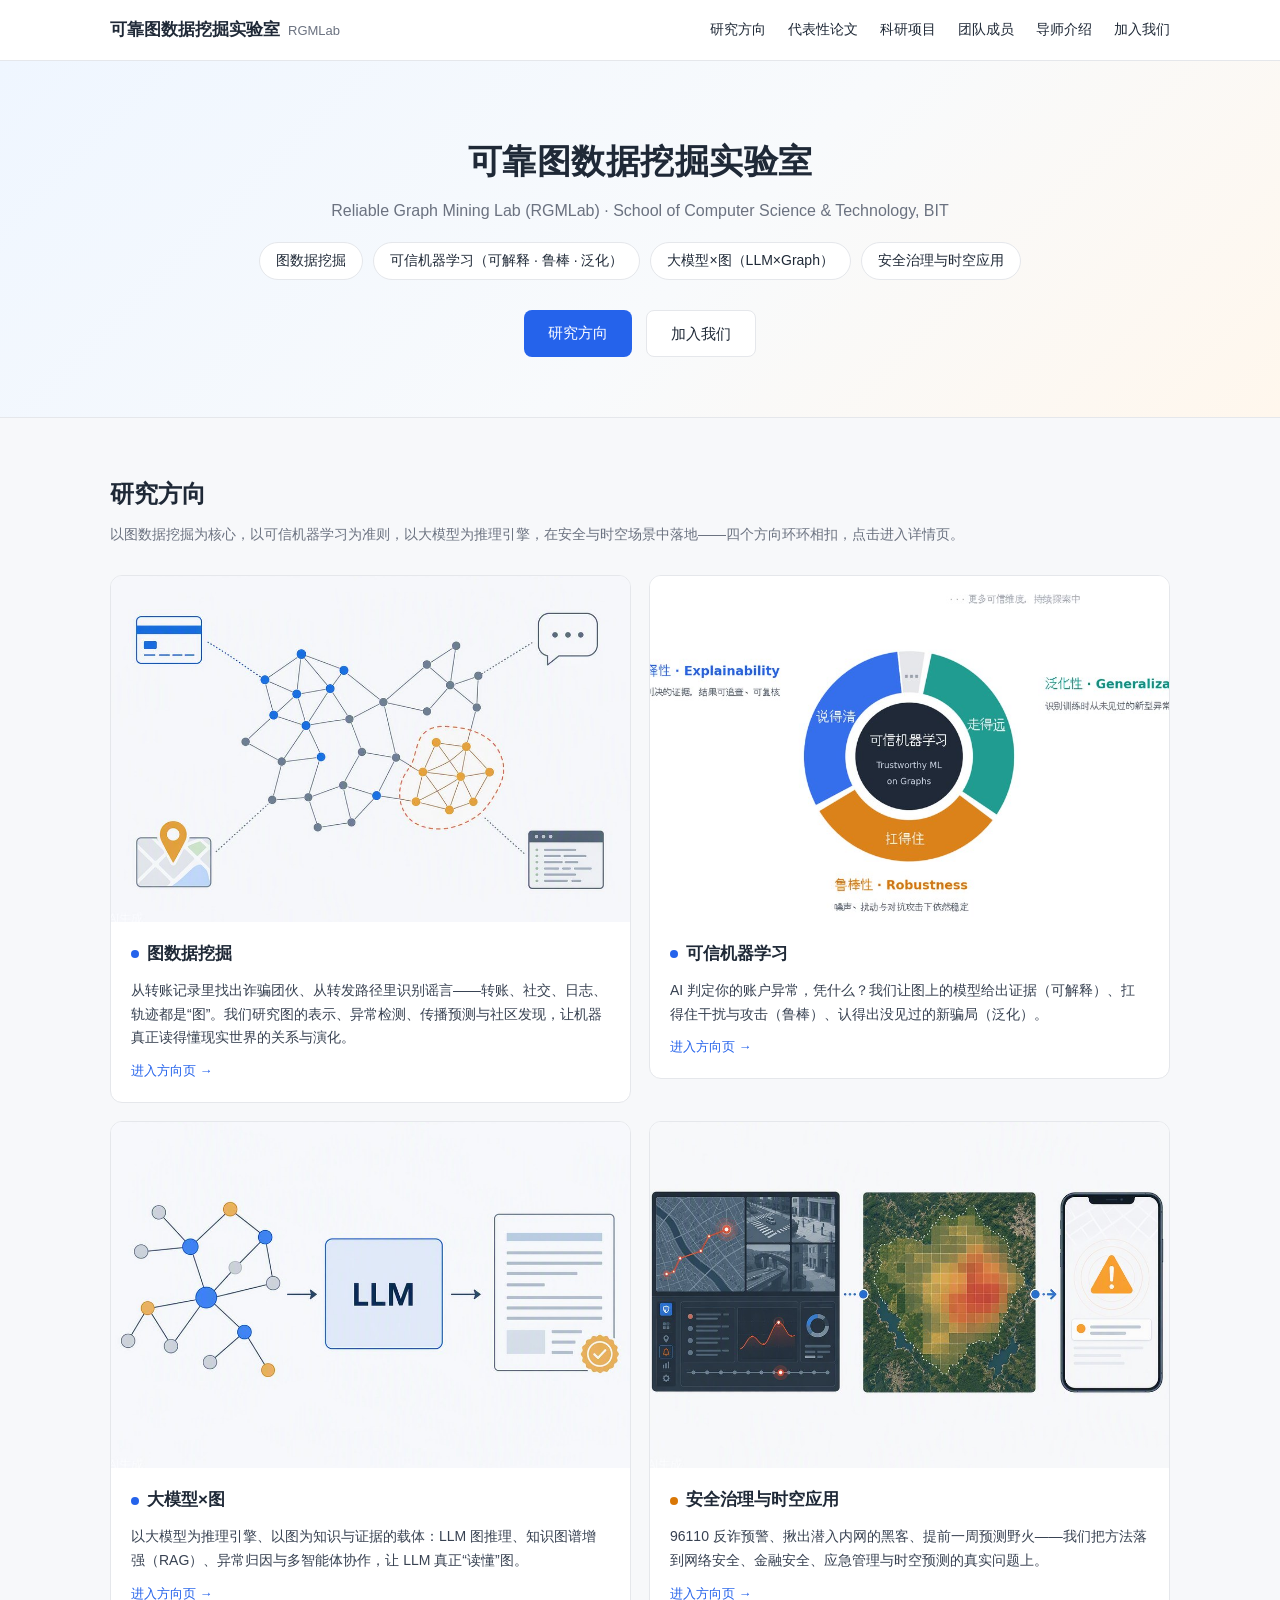
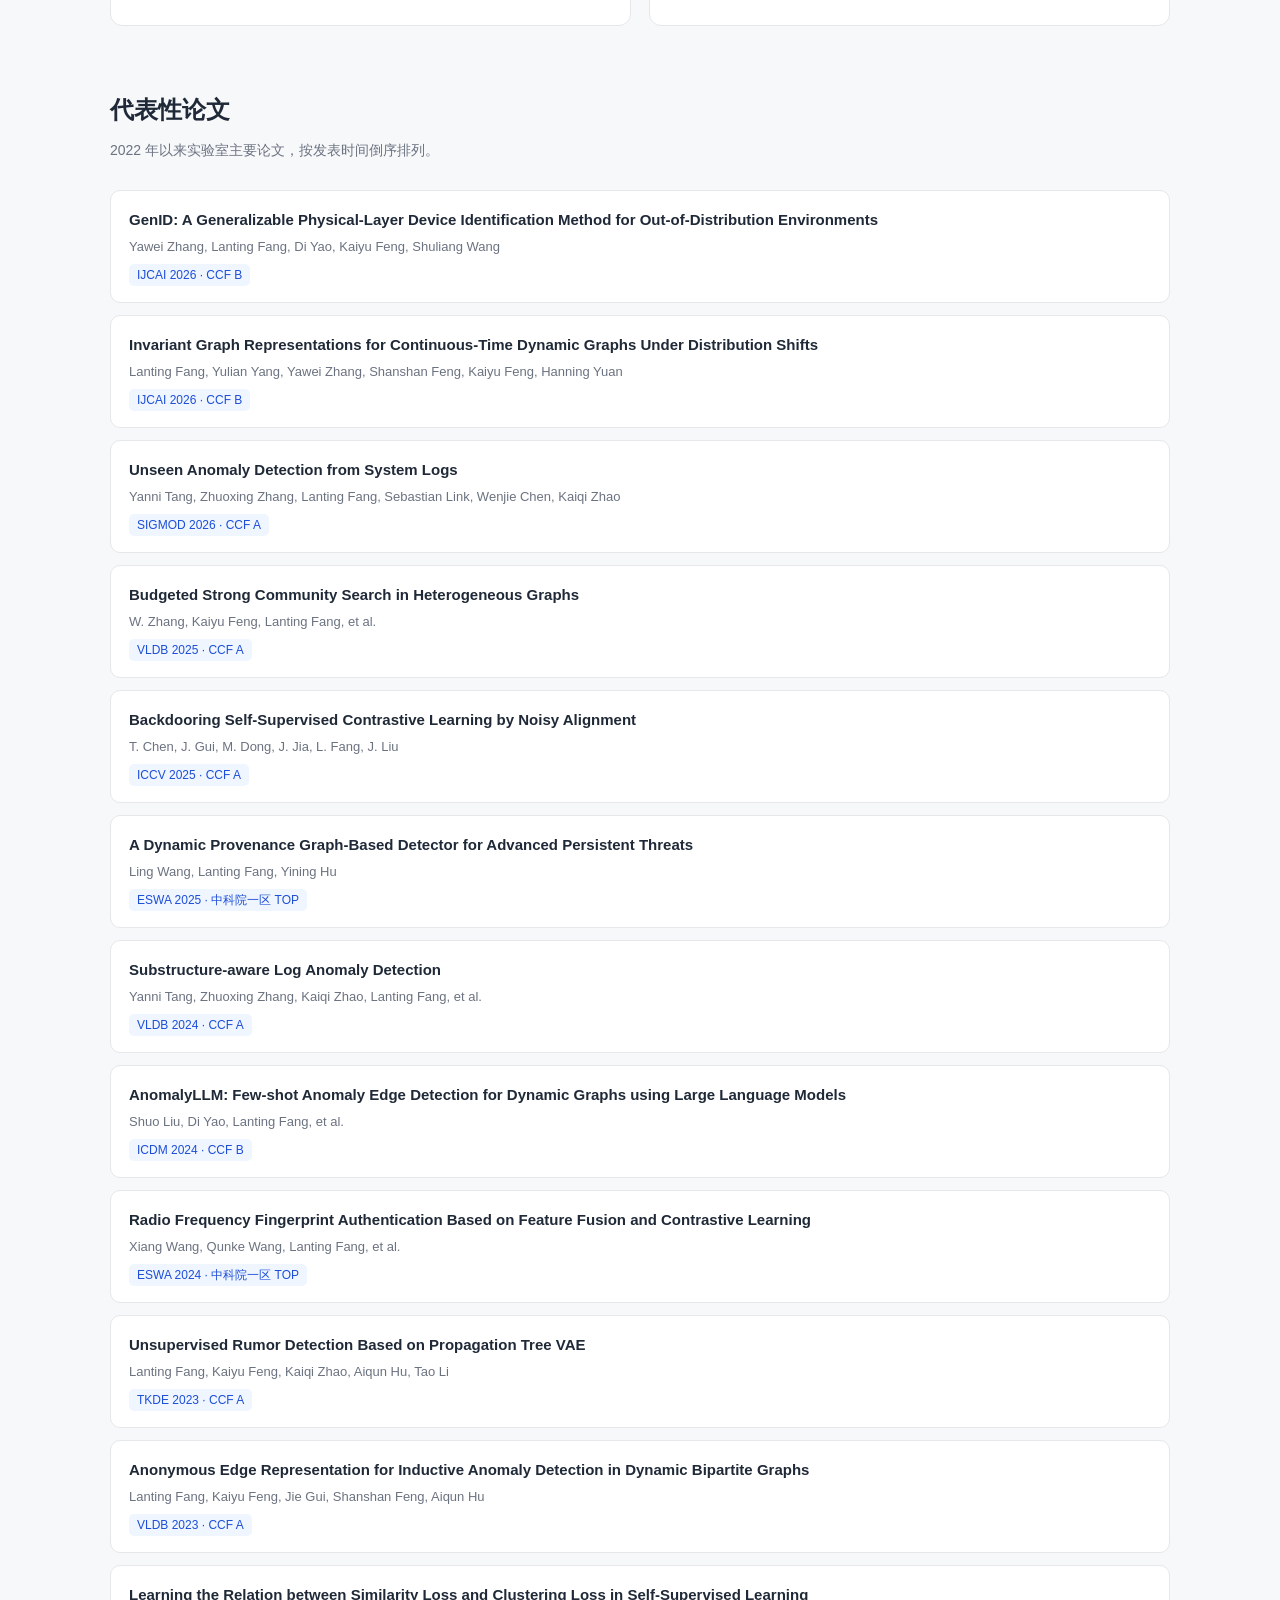
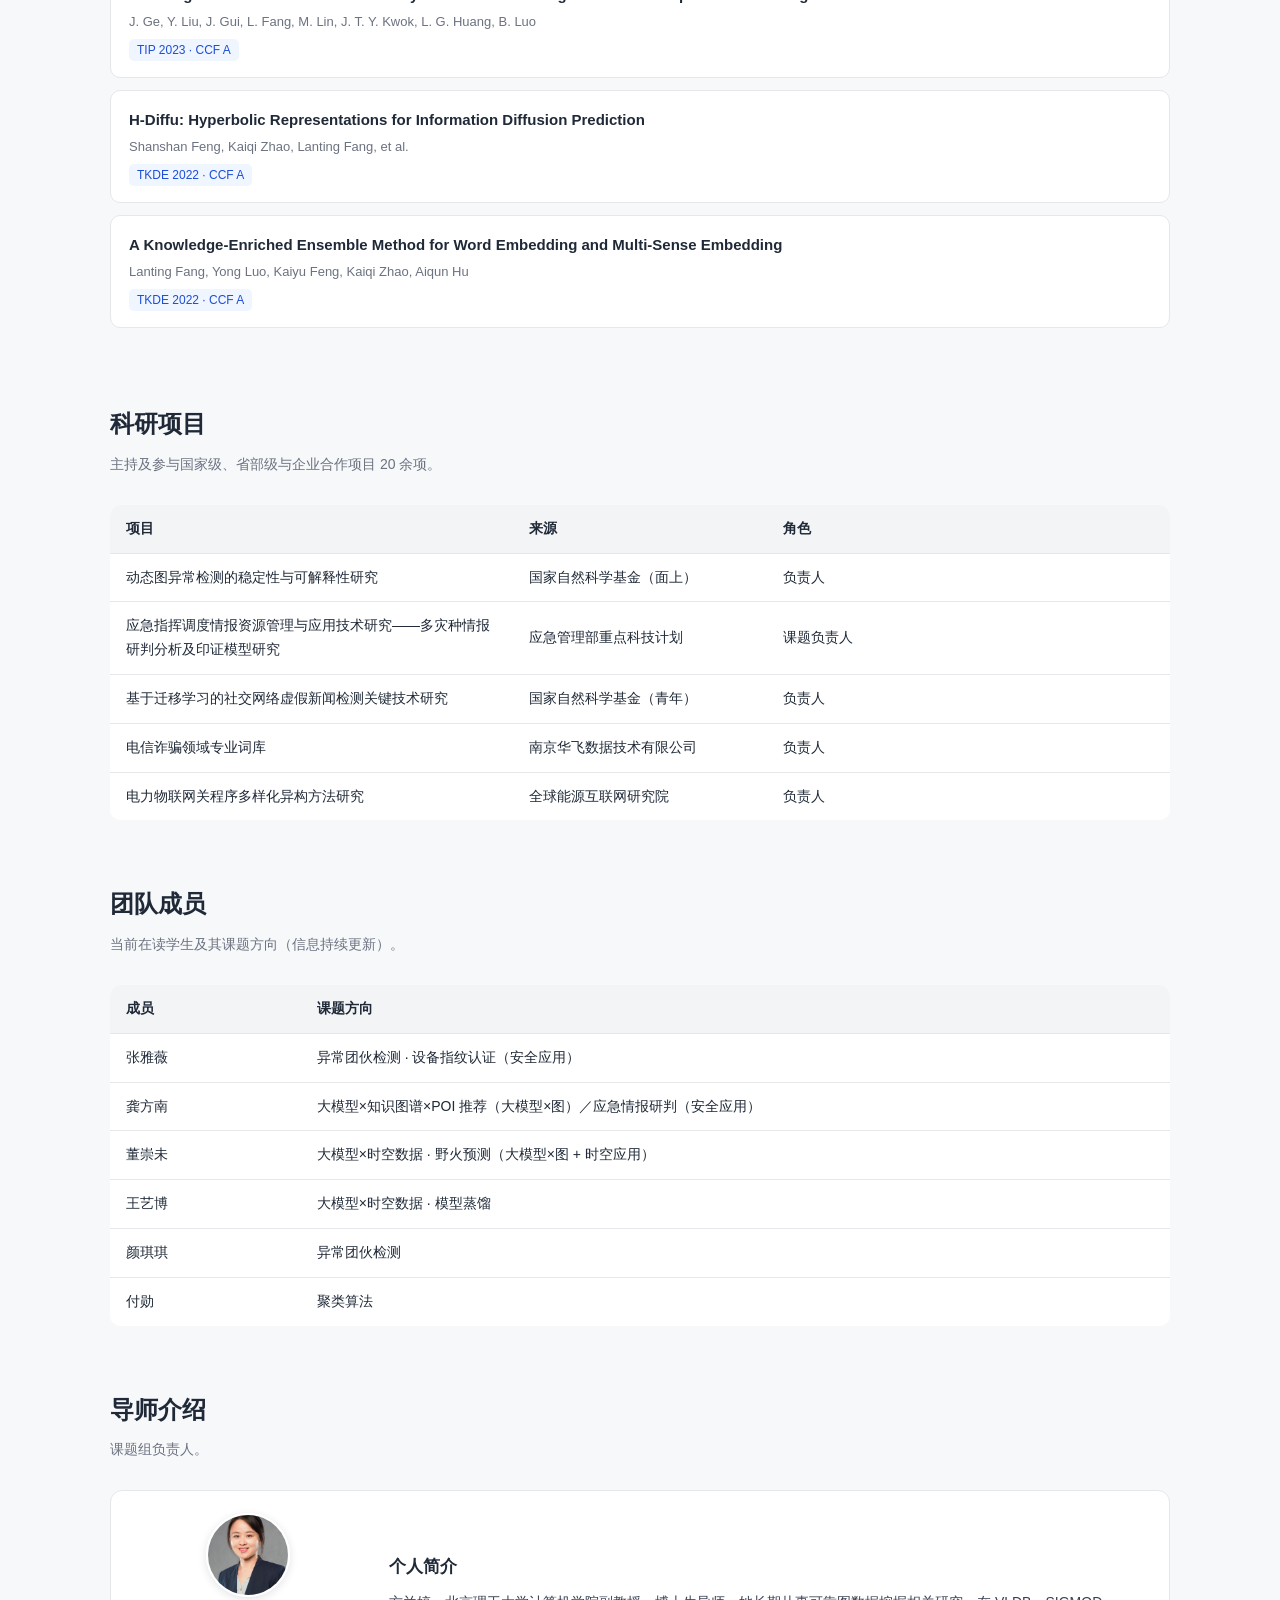
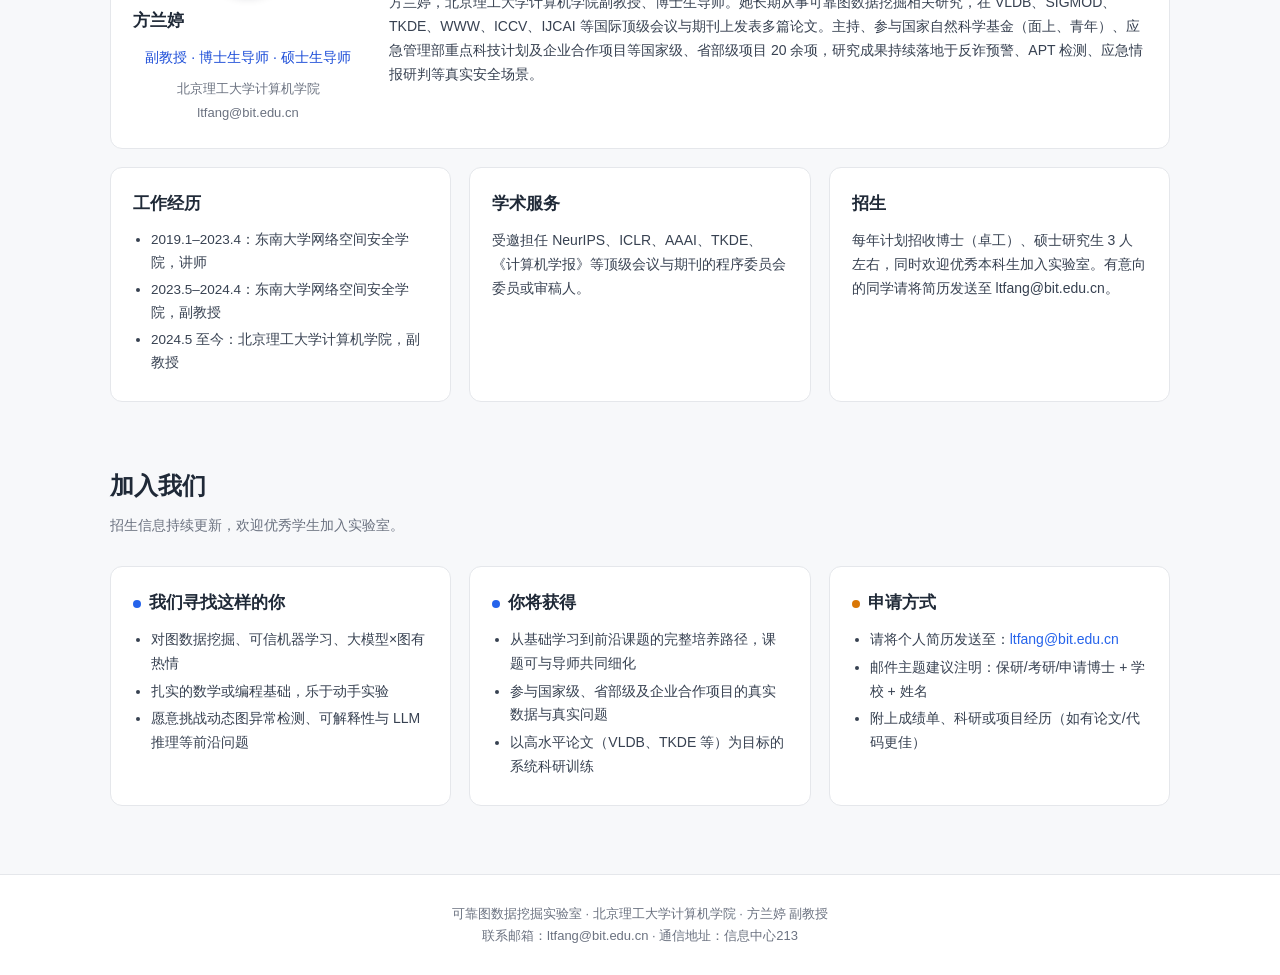
<file: index.html>
<!DOCTYPE html>
<html lang="zh-CN">
<head>
<meta charset="UTF-8">
<meta name="viewport" content="width=device-width, initial-scale=1.0">
<title>可靠图数据挖掘实验室 · Reliable Graph Mining Lab</title>
<style>
  :root {
    --bg: #f7f8fa;
    --card: #ffffff;
    --ink: #1f2937;
    --muted: #6b7280;
    --line: #e5e7eb;
    --accent: #2563eb;
    --accent-dark: #1d4ed8;
    --accent-soft: #eff6ff;
    --gold: #d97706;
  }
  * { margin: 0; padding: 0; box-sizing: border-box; }
  html { scroll-behavior: smooth; }
  body {
    font-family: -apple-system, BlinkMacSystemFont, "Segoe UI", "PingFang SC",
      "Hiragino Sans GB", "Microsoft YaHei", "Noto Sans SC", sans-serif;
    color: var(--ink);
    background: var(--bg);
    line-height: 1.7;
  }
  a { color: var(--accent); text-decoration: none; }
  a:hover { text-decoration: underline; }

  /* ---------- 顶部导航 ---------- */
  header.nav {
    position: sticky; top: 0; z-index: 50;
    background: rgba(255,255,255,.92);
    backdrop-filter: blur(8px);
    border-bottom: 1px solid var(--line);
  }
  .nav-inner {
    max-width: 1100px; margin: 0 auto; padding: 0 20px;
    display: flex; align-items: center; justify-content: space-between;
    height: 60px;
  }
  .brand { font-weight: 700; font-size: 17px; color: var(--ink); }
  .brand small { font-weight: 400; color: var(--muted); margin-left: 8px; font-size: 13px; }
  nav.links { display: flex; gap: 22px; align-items: center; }
  nav.links a { color: var(--ink); font-size: 14px; }
  nav.links a:hover { color: var(--accent); text-decoration: none; }
  .menu-btn { display: none; background: none; border: 1px solid var(--line); border-radius: 6px; padding: 4px 10px; cursor: pointer; font-size: 18px; }

  /* ---------- Hero ---------- */
  section.hero {
    background: linear-gradient(135deg, #eff6ff 0%, #f8fafc 55%, #fff7ed 100%);
    border-bottom: 1px solid var(--line);
  }
  .hero-inner {
    max-width: 1100px; margin: 0 auto; padding: 72px 20px 60px;
    text-align: center;
  }
  .hero .lab-name { font-size: 34px; font-weight: 800; letter-spacing: .5px; }
  .hero .lab-name-en { color: var(--muted); margin-top: 6px; font-size: 16px; }
  .hero .slogan {
    margin: 26px auto 14px; max-width: 720px;
    font-size: 21px; font-weight: 600; color: var(--ink);
  }
  .hero .slogan em { color: var(--accent); font-style: normal; }
  .hero .tags { margin-top: 18px; display: flex; flex-wrap: wrap; gap: 10px; justify-content: center; }
  .tag {
    background: #fff; border: 1px solid var(--line); border-radius: 999px;
    padding: 6px 16px; font-size: 14px; color: var(--ink);
  }
  .hero .cta { margin-top: 30px; display: flex; gap: 14px; justify-content: center; flex-wrap: wrap; }
  .btn {
    display: inline-block; padding: 10px 24px; border-radius: 8px;
    font-size: 15px; transition: .15s;
  }
  .btn.primary { background: var(--accent); color: #fff; }
  .btn.primary:hover { background: var(--accent-dark); text-decoration: none; }
  .btn.ghost { border: 1px solid var(--line); background: #fff; color: var(--ink); }
  .btn.ghost:hover { border-color: var(--accent); color: var(--accent); text-decoration: none; }
  .more { display: inline-block; margin-top: 10px; font-size: 13px; color: var(--accent); }

  /* ---------- 导师介绍 ---------- */
  .super-card { display: flex; gap: 26px; align-items: center; }
  .super-id { flex: 0 0 230px; text-align: center; }
  .avatar {
    width: 84px; height: 84px; border-radius: 50%; overflow: hidden;
    margin: 0 auto; border: 2px solid #fff;
    box-shadow: 0 2px 8px rgba(15,23,42,.12);
  }
  .avatar img { width: 100%; height: 100%; object-fit: cover; display: block; }
  .super-id h3 { font-size: 20px; margin: 10px 0 2px; }
  .super-id .role { color: var(--accent-dark); font-size: 14px; margin-bottom: 8px; }
  .super-id .meta { font-size: 13px; color: var(--muted); margin: 2px 0; }
  .super-bio { flex: 1; min-width: 0; }
  .super-bio h3 { font-size: 16px; margin-bottom: 8px; }
  .super-bio p { font-size: 14px; color: #374151; }
  .super-facts { display: grid; grid-template-columns: repeat(3, 1fr); gap: 18px; margin-top: 18px; }
  .super-facts h3 { font-size: 15px; margin-bottom: 8px; }
  .super-facts p, .super-facts li { font-size: 13.5px; color: #374151; }
  .super-facts ul { padding-left: 18px; }

  /* ---------- 通用区块 ---------- */
  main { max-width: 1100px; margin: 0 auto; padding: 0 20px 60px; }
  section.block { padding: 56px 0 8px; }
  h2.title { font-size: 24px; font-weight: 700; margin-bottom: 8px; }
  p.subtitle { color: var(--muted); font-size: 14px; margin-bottom: 28px; }
  .grid { display: grid; gap: 18px; }
  .grid.cols-3 { grid-template-columns: repeat(3, 1fr); }
  .grid.cols-2 { grid-template-columns: repeat(2, 1fr); }
  .card {
    background: var(--card); border: 1px solid var(--line); border-radius: 12px;
    padding: 22px; transition: .15s;
  }
  .card:hover { box-shadow: 0 6px 18px rgba(15,23,42,.06); transform: translateY(-2px); }
  .card h3 { font-size: 17px; margin-bottom: 10px; display: flex; align-items: center; gap: 8px; }
  .card h3 .dot { width: 8px; height: 8px; border-radius: 50%; background: var(--accent); display: inline-block; flex: 0 0 auto; }
  .card p { font-size: 14px; color: #374151; }
  .card ul { font-size: 14px; color: #374151; padding-left: 18px; }
  .card li { margin: 4px 0; }

  /* 研究方向卡片（带配图） */
  .dir-card { padding: 0; overflow: hidden; display: flex; flex-direction: column; }
  .dir-card img { width: 100%; aspect-ratio: 3 / 2; object-fit: cover; display: block; }
  .dir-card .dir-body { padding: 18px 20px 20px; display: flex; flex-direction: column; flex: 1; }
  .dir-card .dir-body p { flex: 1; }
  a.dir-link { display: block; color: inherit; }
  a.dir-link:hover { text-decoration: none; }

  /* ---------- 论文 ---------- */
  .paper { background: var(--card); border: 1px solid var(--line); border-radius: 10px; padding: 16px 18px; margin-bottom: 12px; }
  .paper .pt { font-size: 15px; font-weight: 600; }
  .paper .pa { font-size: 13px; color: var(--muted); margin-top: 3px; }
  .paper .pv { margin-top: 6px; font-size: 13px; }
  .venue { display: inline-block; background: var(--accent-soft); color: var(--accent-dark); border-radius: 5px; padding: 1px 8px; font-size: 12px; margin-right: 6px; }
  .venue.b { background: #fef3c7; color: #92400e; }

  /* ---------- 表格 ---------- */
  table.list { width: 100%; border-collapse: collapse; background: var(--card); border-radius: 10px; overflow: hidden; }
  table.list th, table.list td { text-align: left; padding: 12px 16px; font-size: 14px; border-bottom: 1px solid var(--line); }
  table.list th { background: #f3f4f6; font-weight: 600; }
  table.list tr:last-child td { border-bottom: none; }

  /* ---------- 页脚 ---------- */
  footer {
    border-top: 1px solid var(--line); background: #fff;
    padding: 28px 20px; text-align: center; color: var(--muted); font-size: 13px;
  }

  @media (max-width: 820px) {
    nav.links {
      display: none; position: absolute; top: 60px; left: 0; right: 0;
      background: #fff; border-bottom: 1px solid var(--line);
      flex-direction: column; padding: 14px 20px; gap: 12px; align-items: flex-start;
    }
    nav.links.open { display: flex; }
    .menu-btn { display: inline-block; }
    .grid.cols-3, .grid.cols-2, .super-facts { grid-template-columns: 1fr; }
    .super-card { flex-direction: column; }
    .hero .lab-name { font-size: 26px; }
  }
</style>
</head>
<body>

<!-- 顶部导航 -->
<header class="nav">
  <div class="nav-inner">
    <a class="brand" href="#top">可靠图数据挖掘实验室<small>RGMLab</small></a>
    <nav class="links" id="navLinks">
      <a href="#research">研究方向</a>
      <a href="#papers">代表性论文</a>
      <a href="#projects">科研项目</a>
      <a href="#team">团队成员</a>
      <a href="#supervisor">导师介绍</a>
      <a href="#recruit">加入我们</a>
    </nav>
    <button class="menu-btn" onclick="document.getElementById('navLinks').classList.toggle('open')">☰</button>
  </div>
</header>

<!-- 首屏 -->
<section class="hero" id="top">
  <div class="hero-inner">
    <div class="lab-name">可靠图数据挖掘实验室</div>
    <div class="lab-name-en">Reliable Graph Mining Lab (RGMLab) · School of Computer Science &amp; Technology, BIT</div>
    <div class="tags">
      <span class="tag">图数据挖掘</span>
      <span class="tag">可信机器学习（可解释 · 鲁棒 · 泛化）</span>
      <span class="tag">大模型×图（LLM×Graph）</span>
      <span class="tag">安全治理与时空应用</span>
    </div>
    <div class="cta">
      <a class="btn primary" href="#research">研究方向</a>
      <a class="btn ghost" href="#recruit">加入我们</a>
    </div>
  </div>
</section>

<main>

  <!-- 研究方向 -->
  <section class="block" id="research">
    <h2 class="title">研究方向</h2>
    <p class="subtitle">以图数据挖掘为核心，以可信机器学习为准则，以大模型为推理引擎，在安全与时空场景中落地——四个方向环环相扣，点击进入详情页。</p>
    <div class="grid cols-2">
      <a class="dir-link" href="research-graph.html">
        <div class="card dir-card">
          <img src="images/graph-mining.jpg" alt="图数据挖掘">
          <div class="dir-body">
            <h3><span class="dot"></span>图数据挖掘</h3>
            <p>从转账记录里找出诈骗团伙、从转发路径里识别谣言——转账、社交、日志、轨迹都是“图”。我们研究图的表示、异常检测、传播预测与社区发现，让机器真正读得懂现实世界的关系与演化。</p>
            <span class="more">进入方向页 →</span>
          </div>
        </div>
      </a>
      <a class="dir-link" href="research-trustworthy.html">
        <div class="card dir-card">
          <img src="images/trustworthy-ml.jpg" alt="可信机器学习">
          <div class="dir-body">
            <h3><span class="dot"></span>可信机器学习</h3>
            <p>AI 判定你的账户异常，凭什么？我们让图上的模型给出证据（可解释）、扛得住干扰与攻击（鲁棒）、认得出没见过的新骗局（泛化）。</p>
            <span class="more">进入方向页 →</span>
          </div>
        </div>
      </a>
      <a class="dir-link" href="research-llm.html">
        <div class="card dir-card">
          <img src="images/llm-graph.jpg" alt="大模型×图">
          <div class="dir-body">
            <h3><span class="dot"></span>大模型×图</h3>
            <p>以大模型为推理引擎、以图为知识与证据的载体：LLM 图推理、知识图谱增强（RAG）、异常归因与多智能体协作，让 LLM 真正“读懂”图。</p>
            <span class="more">进入方向页 →</span>
          </div>
        </div>
      </a>
      <a class="dir-link" href="research-apps.html">
        <div class="card dir-card">
          <img src="images/security-apps.jpg" alt="安全治理与时空应用">
          <div class="dir-body">
            <h3><span class="dot" style="background:var(--gold)"></span>安全治理与时空应用</h3>
            <p>96110 反诈预警、揪出潜入内网的黑客、提前一周预测野火——我们把方法落到网络安全、金融安全、应急管理与时空预测的真实问题上。</p>
            <span class="more">进入方向页 →</span>
          </div>
        </div>
      </a>
    </div>
  </section>

  <!-- 代表性论文 -->
  <section class="block" id="papers">
    <h2 class="title">代表性论文</h2>
    <p class="subtitle">2022 年以来实验室主要论文，按发表时间倒序排列。</p>
    <div class="paper">
      <div class="pt">GenID: A Generalizable Physical-Layer Device Identification Method for Out-of-Distribution Environments</div>
      <div class="pa">Yawei Zhang, Lanting Fang, Di Yao, Kaiyu Feng, Shuliang Wang</div>
      <div class="pv"><span class="venue">IJCAI 2026 · CCF B </span></div>
    </div>
    <div class="paper">
      <div class="pt">Invariant Graph Representations for Continuous-Time Dynamic Graphs Under Distribution Shifts</div>
      <div class="pa">Lanting Fang, Yulian Yang, Yawei Zhang, Shanshan Feng, Kaiyu Feng, Hanning Yuan</div>
      <div class="pv"><span class="venue">IJCAI 2026 · CCF B </span></div>
    </div>
    <div class="paper">
      <div class="pt">Unseen Anomaly Detection from System Logs</div>
      <div class="pa">Yanni Tang, Zhuoxing Zhang, Lanting Fang, Sebastian Link, Wenjie Chen, Kaiqi Zhao</div>
      <div class="pv"><span class="venue">SIGMOD 2026 · CCF A</span></div>
    </div>
    <div class="paper">
      <div class="pt">Budgeted Strong Community Search in Heterogeneous Graphs</div>
      <div class="pa">W. Zhang, Kaiyu Feng, Lanting Fang, et al.</div>
      <div class="pv"><span class="venue">VLDB 2025 · CCF A</span></div>
    </div>
    <div class="paper">
      <div class="pt">Backdooring Self-Supervised Contrastive Learning by Noisy Alignment</div>
      <div class="pa">T. Chen, J. Gui, M. Dong, J. Jia, L. Fang, J. Liu</div>
      <div class="pv"><span class="venue">ICCV 2025 · CCF A</span></div>
    </div>
    <div class="paper">
      <div class="pt">A Dynamic Provenance Graph-Based Detector for Advanced Persistent Threats</div>
      <div class="pa">Ling Wang, Lanting Fang, Yining Hu</div>
      <div class="pv"><span class="venue">ESWA 2025 · 中科院一区 TOP</span></div>
    </div>
    <div class="paper">
      <div class="pt">Substructure-aware Log Anomaly Detection</div>
      <div class="pa">Yanni Tang, Zhuoxing Zhang, Kaiqi Zhao, Lanting Fang, et al.</div>
      <div class="pv"><span class="venue">VLDB 2024 · CCF A</span></div>
    </div>
    <div class="paper">
      <div class="pt">AnomalyLLM: Few-shot Anomaly Edge Detection for Dynamic Graphs using Large Language Models</div>
      <div class="pa">Shuo Liu, Di Yao, Lanting Fang, et al.</div>
      <div class="pv"><span class="venue">ICDM 2024 · CCF B</span></div>
    </div>
    <div class="paper">
      <div class="pt">Radio Frequency Fingerprint Authentication Based on Feature Fusion and Contrastive Learning</div>
      <div class="pa">Xiang Wang, Qunke Wang, Lanting Fang, et al.</div>
      <div class="pv"><span class="venue">ESWA 2024 · 中科院一区 TOP</span></div>
    </div>
    <div class="paper">
      <div class="pt">Unsupervised Rumor Detection Based on Propagation Tree VAE</div>
      <div class="pa">Lanting Fang, Kaiyu Feng, Kaiqi Zhao, Aiqun Hu, Tao Li</div>
      <div class="pv"><span class="venue">TKDE 2023 · CCF A</span></div>
    </div>
    <div class="paper">
      <div class="pt">Anonymous Edge Representation for Inductive Anomaly Detection in Dynamic Bipartite Graphs</div>
      <div class="pa">Lanting Fang, Kaiyu Feng, Jie Gui, Shanshan Feng, Aiqun Hu</div>
      <div class="pv"><span class="venue">VLDB 2023 · CCF A</span></div>
    </div>
    <div class="paper">
      <div class="pt">Learning the Relation between Similarity Loss and Clustering Loss in Self-Supervised Learning</div>
      <div class="pa">J. Ge, Y. Liu, J. Gui, L. Fang, M. Lin, J. T. Y. Kwok, L. G. Huang, B. Luo</div>
      <div class="pv"><span class="venue">TIP 2023 · CCF A</span></div>
    </div>
    <div class="paper">
      <div class="pt">H-Diffu: Hyperbolic Representations for Information Diffusion Prediction</div>
      <div class="pa">Shanshan Feng, Kaiqi Zhao, Lanting Fang, et al.</div>
      <div class="pv"><span class="venue">TKDE 2022 · CCF A</span></div>
    </div>
    <div class="paper">
      <div class="pt">A Knowledge-Enriched Ensemble Method for Word Embedding and Multi-Sense Embedding</div>
      <div class="pa">Lanting Fang, Yong Luo, Kaiyu Feng, Kaiqi Zhao, Aiqun Hu</div>
      <div class="pv"><span class="venue">TKDE 2022 · CCF A</span></div>
    </div>
  </section>

  <!-- 科研项目 -->
  <section class="block" id="projects">
    <h2 class="title">科研项目</h2>
    <p class="subtitle">主持及参与国家级、省部级与企业合作项目 20 余项。</p>
    <table class="list">
      <tr><th style="width:38%">项目</th><th style="width:24%">来源</th><th>角色</th></tr>
      <tr><td>动态图异常检测的稳定性与可解释性研究</td><td>国家自然科学基金（面上）</td><td>负责人</td></tr>
      <tr><td>应急指挥调度情报资源管理与应用技术研究——多灾种情报研判分析及印证模型研究</td><td>应急管理部重点科技计划</td><td>课题负责人</td></tr>
      <tr><td>基于迁移学习的社交网络虚假新闻检测关键技术研究</td><td>国家自然科学基金（青年）</td><td>负责人</td></tr>
      <tr><td>电信诈骗领域专业词库</td><td>南京华飞数据技术有限公司</td><td>负责人</td></tr>
      <tr><td>电力物联网关程序多样化异构方法研究</td><td>全球能源互联网研究院</td><td>负责人</td></tr>
    </table>
  </section>

  <!-- 团队成员 -->
  <section class="block" id="team">
    <h2 class="title">团队成员</h2>
    <p class="subtitle">当前在读学生及其课题方向（信息持续更新）。</p>
    <table class="list">
      <tr><th style="width:18%">成员</th><th>课题方向</th></tr>
      <tr><td>张雅薇</td><td>异常团伙检测 · 设备指纹认证（安全应用）</td></tr>
      <tr><td>龚方南</td><td>大模型×知识图谱×POI 推荐（大模型×图）／应急情报研判（安全应用）</td></tr>
      <tr><td>董崇未</td><td>大模型×时空数据 · 野火预测（大模型×图 + 时空应用）</td></tr>
      <tr><td>王艺博</td><td>大模型×时空数据 · 模型蒸馏</td></tr>
      <tr><td>颜琪琪</td><td>异常团伙检测</td></tr>
      <tr><td>付勋</td><td>聚类算法</td></tr>
    </table>
  </section>

  <!-- 导师介绍 -->
  <section class="block" id="supervisor">
    <h2 class="title">导师介绍</h2>
    <p class="subtitle">课题组负责人。</p>
    <div class="card super-card">
      <div class="super-id">
        <div class="avatar"><img src="avatar.jpg" alt="方兰婷"></div>
        <h3>方兰婷</h3>
        <div class="role">副教授 · 博士生导师 · 硕士生导师</div>
        <div class="meta">北京理工大学计算机学院</div>
        <div class="meta">ltfang@bit.edu.cn</div>
      </div>
      <div class="super-bio">
        <h3>个人简介</h3>
        <p>方兰婷，北京理工大学计算机学院副教授、博士生导师。她长期从事可靠图数据挖掘相关研究，在 VLDB、SIGMOD、TKDE、WWW、ICCV、IJCAI 等国际顶级会议与期刊上发表多篇论文。主持、参与国家自然科学基金（面上、青年）、应急管理部重点科技计划及企业合作项目等国家级、省部级项目 20 余项，研究成果持续落地于反诈预警、APT 检测、应急情报研判等真实安全场景。</p>
      </div>
    </div>
    <div class="super-facts">
      <div class="card">
        <h3>工作经历</h3>
        <ul>
          <li>2019.1–2023.4：东南大学网络空间安全学院，讲师</li>
          <li>2023.5–2024.4：东南大学网络空间安全学院，副教授</li>
          <li>2024.5 至今：北京理工大学计算机学院，副教授</li>
        </ul>
      </div>
      <div class="card">
        <h3>学术服务</h3>
        <p>受邀担任 NeurIPS、ICLR、AAAI、TKDE、《计算机学报》等顶级会议与期刊的程序委员会委员或审稿人。</p>
      </div>
      <div class="card">
        <h3>招生</h3>
        <p>每年计划招收博士（卓工）、硕士研究生 3 人左右，同时欢迎优秀本科生加入实验室。有意向的同学请将简历发送至 ltfang@bit.edu.cn。</p>
      </div>
    </div>
  </section>

  <!-- 招生 -->
  <section class="block" id="recruit">
    <h2 class="title">加入我们</h2>
    <p class="subtitle">招生信息持续更新，欢迎优秀学生加入实验室。</p>
    <div class="grid cols-3">
      <div class="card">
        <h3><span class="dot"></span>我们寻找这样的你</h3>
        <ul>
          <li>对图数据挖掘、可信机器学习、大模型×图有热情</li>
          <li>扎实的数学或编程基础，乐于动手实验</li>
          <li>愿意挑战动态图异常检测、可解释性与 LLM 推理等前沿问题</li>
        </ul>
      </div>
      <div class="card">
        <h3><span class="dot"></span>你将获得</h3>
        <ul>
          <li>从基础学习到前沿课题的完整培养路径，课题可与导师共同细化</li>
          <li>参与国家级、省部级及企业合作项目的真实数据与真实问题</li>
          <li>以高水平论文（VLDB、TKDE 等）为目标的系统科研训练</li>
        </ul>
      </div>
      <div class="card">
        <h3><span class="dot" style="background:var(--gold)"></span>申请方式</h3>
        <ul>
          <li>请将个人简历发送至：<a href="mailto:ltfang@bit.edu.cn">ltfang@bit.edu.cn</a></li>
          <li>邮件主题建议注明：保研/考研/申请博士 + 学校 + 姓名</li>
          <li>附上成绩单、科研或项目经历（如有论文/代码更佳）</li>
        </ul>
      </div>
    </div>
  </section>

</main>

<footer>
  可靠图数据挖掘实验室 · 北京理工大学计算机学院 · 方兰婷 副教授<br>
  联系邮箱：ltfang@bit.edu.cn · 通信地址：信息中心213
</footer>

</body>
</html>
</file>
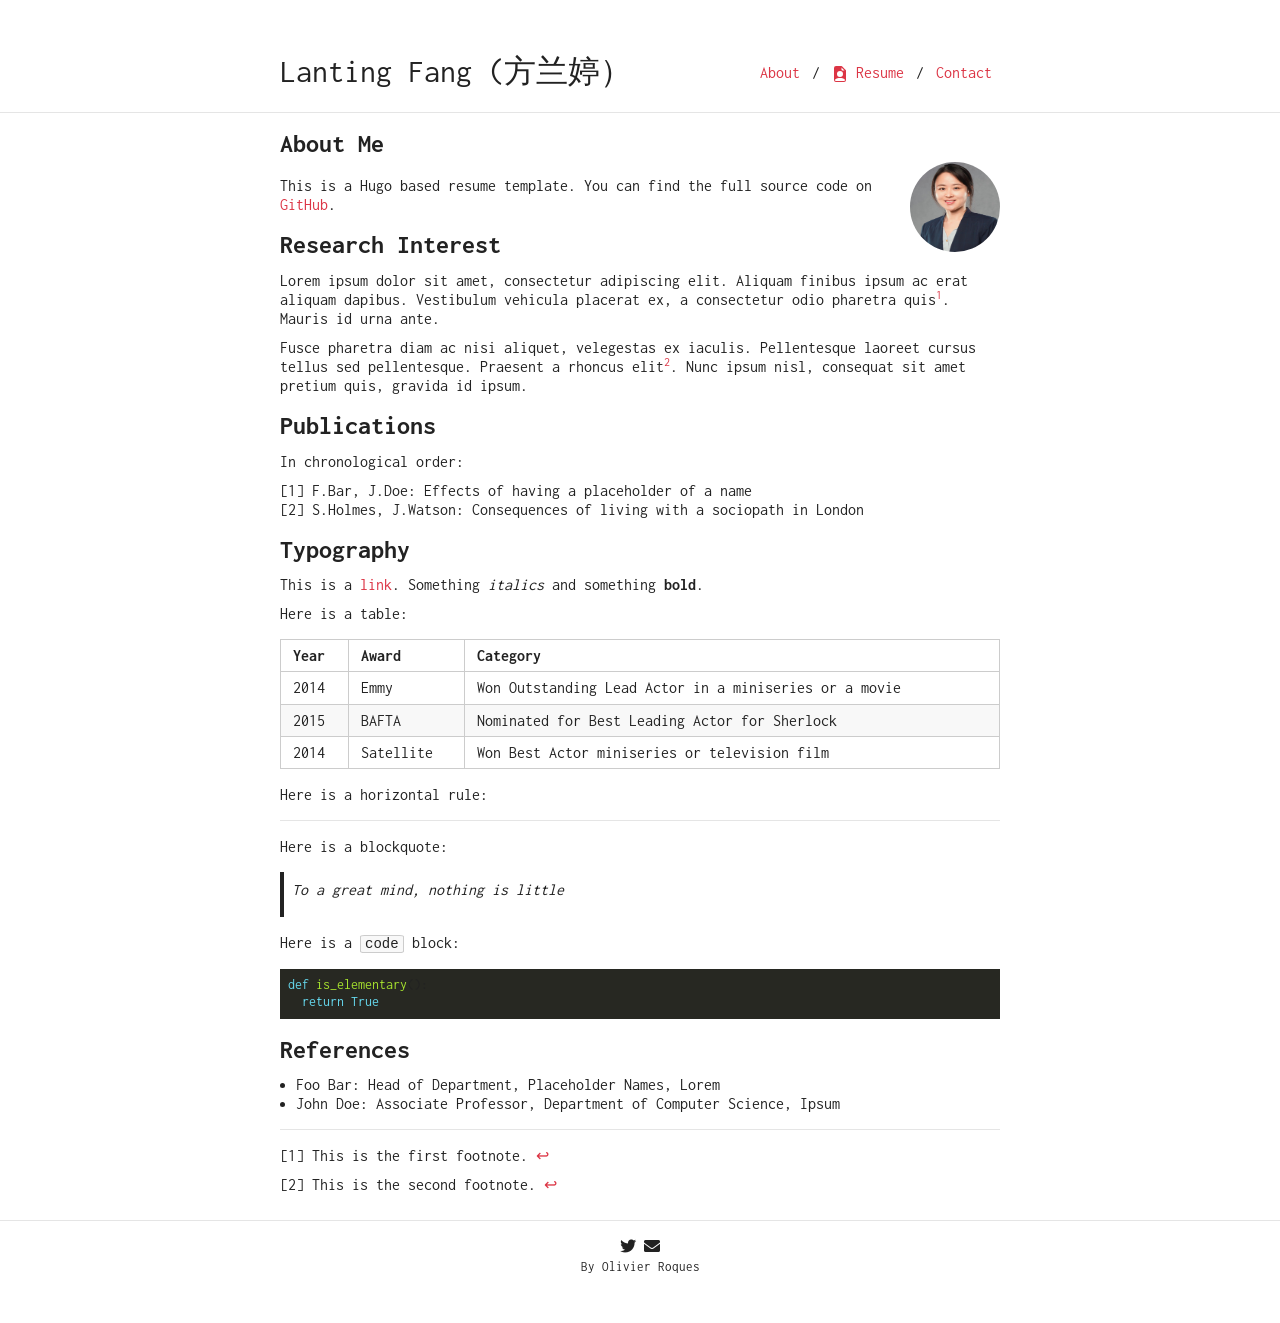
<file: about/index.html>
<!DOCTYPE html>
<html lang=""><head>
    <meta charset="utf-8">
    <meta name="viewport" content="width=device-width, initial-scale=1, shrink-to-fit=no">

    <title>About</title>
    <meta name="description" content="A simple monospaced resume theme for Hugo.">
    <meta name="author" content='Olivier Roques'>

    <link href="https://fonts.googleapis.com/css2?family=Inconsolata:wght@400;700&display=swap" rel="stylesheet">
    <link rel="stylesheet" href="https://cdn.jsdelivr.net/npm/bootstrap@4.5.3/dist/css/bootstrap.min.css" integrity="sha384-TX8t27EcRE3e/ihU7zmQxVncDAy5uIKz4rEkgIXeMed4M0jlfIDPvg6uqKI2xXr2" crossorigin="anonymous">
    <link rel="stylesheet" href="https://cdnjs.cloudflare.com/ajax/libs/font-awesome/5.15.3/css/all.min.css" integrity="sha512-iBBXm8fW90+nuLcSKlbmrPcLa0OT92xO1BIsZ+ywDWZCvqsWgccV3gFoRBv0z+8dLJgyAHIhR35VZc2oM/gI1w==" crossorigin="anonymous">

    
    <link rel="stylesheet" href="/sass/researcher.min.css">

    
        <link rel="icon" type="image/ico" href="https://fanglanting.github.io/favicon.ico">
    

    
        
    
</head>

    <body><div class="container mt-5">
    <nav class="navbar navbar-expand-sm flex-column flex-sm-row text-nowrap p-0">
        <a class="navbar-brand mx-0 mr-sm-auto" href="https://fanglanting.github.io" title="Lanting Fang (方兰婷）">
          
          Lanting Fang (方兰婷）
        </a>
        <div class="navbar-nav flex-row flex-wrap justify-content-center">
            
                
                
                    <a class="nav-item nav-link" href="/about" title="About">
                        About
                    </a>
                    
                        <span class="nav-item navbar-text mx-1">/</span>
                    
                
                    <a class="nav-item nav-link" href="/resume.pdf" title="Resume">
                        <svg width="1em" height="1em" viewBox="0 0 16 16" class="bi bi-file-earmark-person-fill" fill="currentColor" xmlns="http://www.w3.org/2000/svg"><path fill-rule="evenodd" d="M2 2a2 2 0 0 1 2-2h5.293A1 1 0 0 1 10 .293L13.707 4a1 1 0 0 1 .293.707V14a2 2 0 0 1-2 2H4a2 2 0 0 1-2-2V2zm7.5 1.5v-2l3 3h-2a1 1 0 0 1-1-1zM11 8a3 3 0 1 1-6 0 3 3 0 0 1 6 0zm2 5.755S12 12 8 12s-5 1.755-5 1.755V14a1 1 0 0 0 1 1h8a1 1 0 0 0 1-1v-.245z"/></svg> Resume
                    </a>
                    
                        <span class="nav-item navbar-text mx-1">/</span>
                    
                
                    <a class="nav-item nav-link" href="/contact" title="Contact">
                        Contact
                    </a>
                    
                
            
        </div>
    </nav>
</div>
<hr>
<div id="content">
<div class="container">
    <h2 id="about-me">About Me</h2>
<figure class="avatar"><img src="/avatar.jpg"
         alt="avatar"/>
</figure>

<p>This is a Hugo based resume template. You can find the full source code on
<a href="https://github.com/ojroques/hugo-researcher">GitHub</a>.</p>
<h2 id="research-interest">Research Interest</h2>
<p>Lorem ipsum dolor sit amet, consectetur adipiscing elit. Aliquam finibus ipsum
ac erat aliquam dapibus. Vestibulum vehicula placerat ex, a consectetur odio
pharetra quis<sup id="fnref:1"><a href="#fn:1" class="footnote-ref" role="doc-noteref">1</a></sup>. Mauris id urna ante.</p>
<p>Fusce pharetra diam ac nisi aliquet, velegestas ex iaculis. Pellentesque
laoreet cursus tellus sed pellentesque. Praesent a rhoncus elit<sup id="fnref:2"><a href="#fn:2" class="footnote-ref" role="doc-noteref">2</a></sup>. Nunc
ipsum nisl, consequat sit amet pretium quis, gravida id ipsum.</p>
<h2 id="publications">Publications</h2>
<p>In chronological order:</p>
<ol>
<li>F.Bar, J.Doe: Effects of having a placeholder of a name</li>
<li>S.Holmes, J.Watson: Consequences of living with a sociopath in London</li>
</ol>
<h2 id="typography">Typography</h2>
<p>This is a <a href="http://google.com">link</a>. Something <em>italics</em> and something <strong>bold</strong>.</p>
<p>Here is a table:</p>
<table>
<thead>
<tr>
<th>Year</th>
<th>Award</th>
<th>Category</th>
</tr>
</thead>
<tbody>
<tr>
<td>2014</td>
<td>Emmy</td>
<td>Won Outstanding Lead Actor in a miniseries or a movie</td>
</tr>
<tr>
<td>2015</td>
<td>BAFTA</td>
<td>Nominated for Best Leading Actor for Sherlock</td>
</tr>
<tr>
<td>2014</td>
<td>Satellite</td>
<td>Won Best Actor miniseries or television film</td>
</tr>
</tbody>
</table>
<p>Here is a horizontal rule:</p>
<hr>
<p>Here is a blockquote:</p>
<blockquote>
<p>To a great mind, nothing is little</p>
</blockquote>
<p>Here is a <code>code</code> block:</p>
<div class="highlight"><pre tabindex="0" style="color:#f8f8f2;background-color:#272822;-moz-tab-size:4;-o-tab-size:4;tab-size:4;"><code class="language-python" data-lang="python"><span style="display:flex;"><span><span style="color:#66d9ef">def</span> <span style="color:#a6e22e">is_elementary</span>():
</span></span><span style="display:flex;"><span>  <span style="color:#66d9ef">return</span> <span style="color:#66d9ef">True</span>
</span></span></code></pre></div><h2 id="references">References</h2>
<ul>
<li>Foo Bar: Head of Department, Placeholder Names, Lorem</li>
<li>John Doe: Associate Professor, Department of Computer Science, Ipsum</li>
</ul>
<div class="footnotes" role="doc-endnotes">
<hr>
<ol>
<li id="fn:1">
<p>This is the first footnote.&#160;<a href="#fnref:1" class="footnote-backref" role="doc-backlink">&#x21a9;&#xfe0e;</a></p>
</li>
<li id="fn:2">
<p>This is the second footnote.&#160;<a href="#fnref:2" class="footnote-backref" role="doc-backlink">&#x21a9;&#xfe0e;</a></p>
</li>
</ol>
</div>

</div>

        </div><div id="footer" class="mb-5">
    <hr>
    
    <div class="container text-center">
        
            <a href="https://twitter.com/" class="fab fa-twitter fa-1x" title="Twitter"></a>
        
            <a href="mailto:mail@example.com" class="fas fa-envelope fa-1x" title="E-mail"></a>
        
    </div>
    
    
        <div class="container text-center">
            <a href="https://github.com/ojroques/hugo-researcher" title="By Olivier Roques"><small>By Olivier Roques</small></a>
        </div>
    
</div>
</body>
</html>
</file>
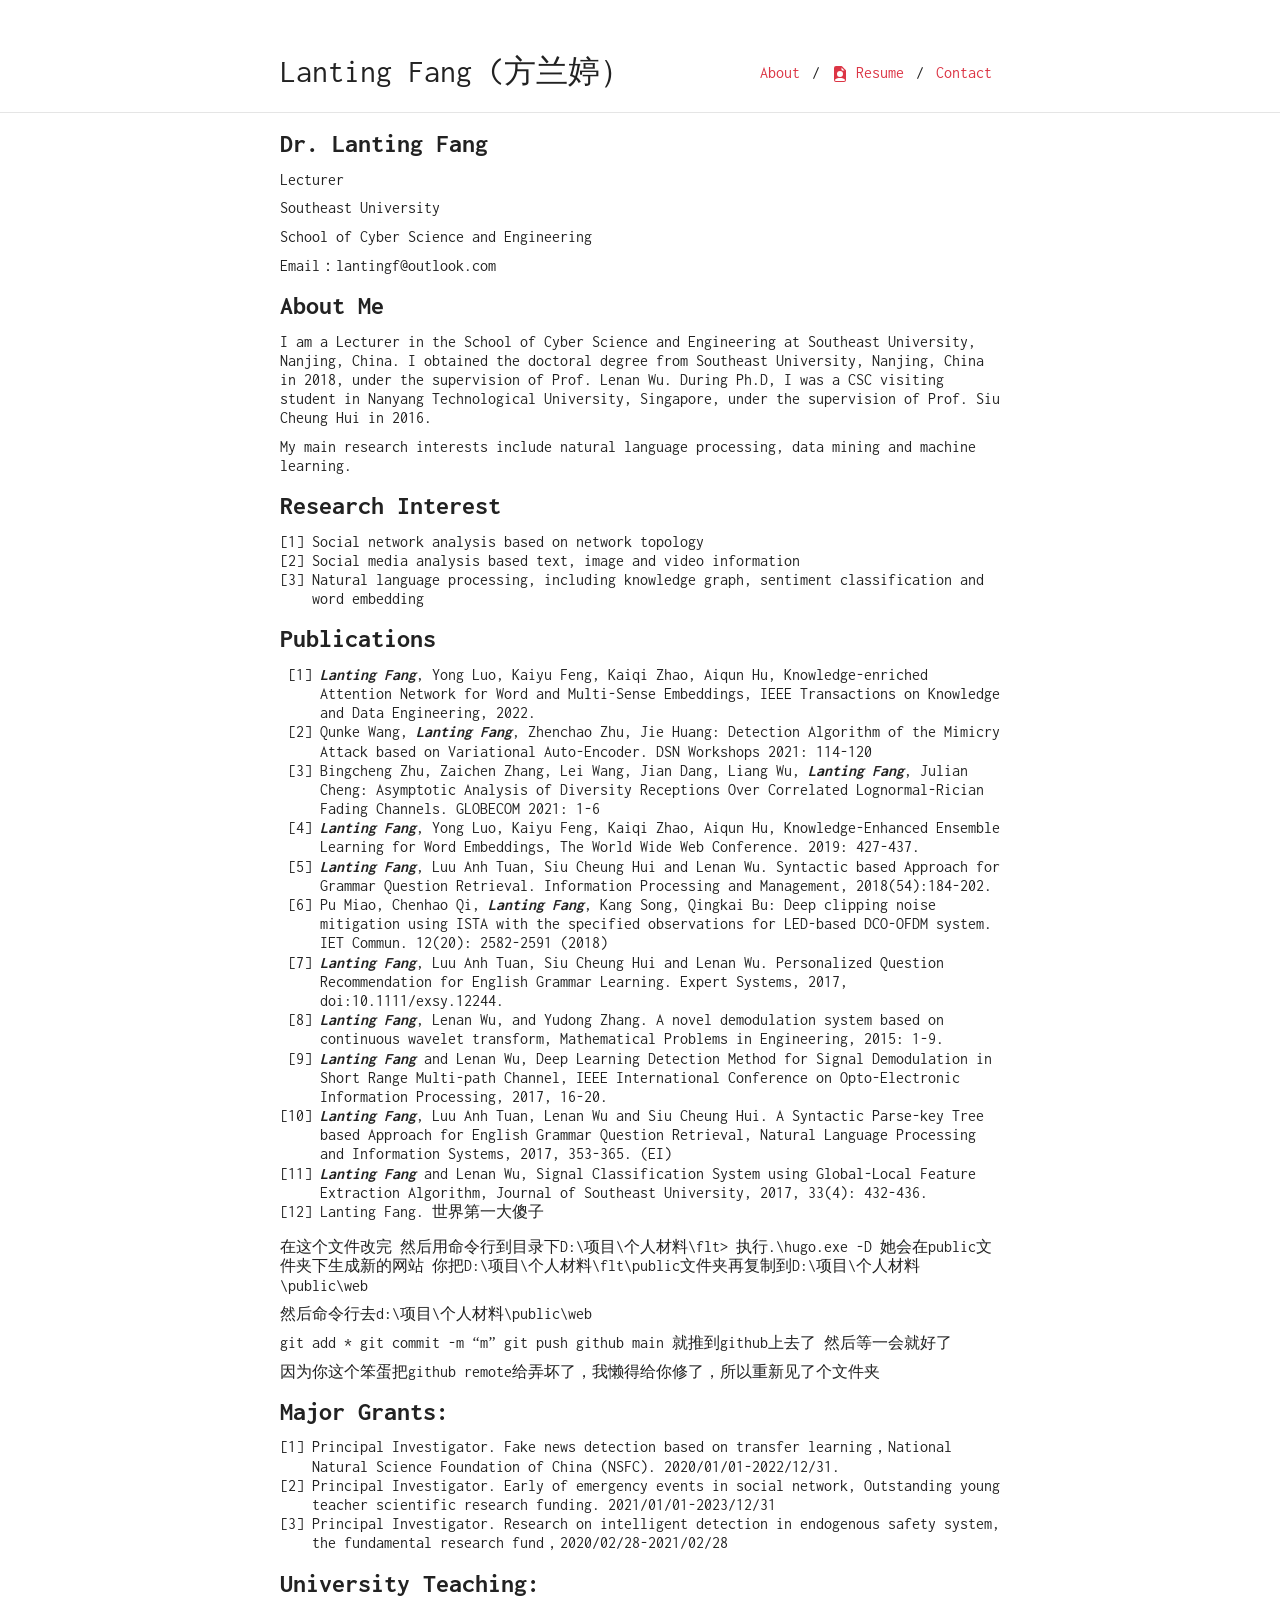
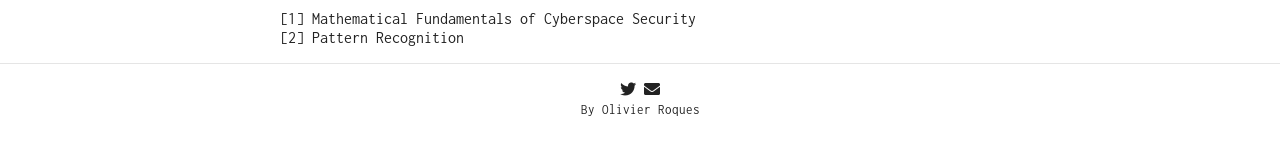
<file: readme/index.html>
<!DOCTYPE html>
<html lang=""><head>
    <meta charset="utf-8">
    <meta name="viewport" content="width=device-width, initial-scale=1, shrink-to-fit=no">

    <title>About</title>
    <meta name="description" content="A simple monospaced resume theme for Hugo.">
    <meta name="author" content='Olivier Roques'>

    <link href="https://fonts.googleapis.com/css2?family=Inconsolata:wght@400;700&display=swap" rel="stylesheet">
    <link rel="stylesheet" href="https://cdn.jsdelivr.net/npm/bootstrap@4.5.3/dist/css/bootstrap.min.css" integrity="sha384-TX8t27EcRE3e/ihU7zmQxVncDAy5uIKz4rEkgIXeMed4M0jlfIDPvg6uqKI2xXr2" crossorigin="anonymous">
    <link rel="stylesheet" href="https://cdnjs.cloudflare.com/ajax/libs/font-awesome/5.15.3/css/all.min.css" integrity="sha512-iBBXm8fW90+nuLcSKlbmrPcLa0OT92xO1BIsZ+ywDWZCvqsWgccV3gFoRBv0z+8dLJgyAHIhR35VZc2oM/gI1w==" crossorigin="anonymous">

    
    <link rel="stylesheet" href="/sass/researcher.min.css">

    
        <link rel="icon" type="image/ico" href="https://fanglanting.github.io/favicon.ico">
    

    
        
    
</head>

    <body><div class="container mt-5">
    <nav class="navbar navbar-expand-sm flex-column flex-sm-row text-nowrap p-0">
        <a class="navbar-brand mx-0 mr-sm-auto" href="https://fanglanting.github.io" title="Lanting Fang (方兰婷）">
          
          Lanting Fang (方兰婷）
        </a>
        <div class="navbar-nav flex-row flex-wrap justify-content-center">
            
                
                
                    <a class="nav-item nav-link" href="/about" title="About">
                        About
                    </a>
                    
                        <span class="nav-item navbar-text mx-1">/</span>
                    
                
                    <a class="nav-item nav-link" href="/resume.pdf" title="Resume">
                        <svg width="1em" height="1em" viewBox="0 0 16 16" class="bi bi-file-earmark-person-fill" fill="currentColor" xmlns="http://www.w3.org/2000/svg"><path fill-rule="evenodd" d="M2 2a2 2 0 0 1 2-2h5.293A1 1 0 0 1 10 .293L13.707 4a1 1 0 0 1 .293.707V14a2 2 0 0 1-2 2H4a2 2 0 0 1-2-2V2zm7.5 1.5v-2l3 3h-2a1 1 0 0 1-1-1zM11 8a3 3 0 1 1-6 0 3 3 0 0 1 6 0zm2 5.755S12 12 8 12s-5 1.755-5 1.755V14a1 1 0 0 0 1 1h8a1 1 0 0 0 1-1v-.245z"/></svg> Resume
                    </a>
                    
                        <span class="nav-item navbar-text mx-1">/</span>
                    
                
                    <a class="nav-item nav-link" href="/contact" title="Contact">
                        Contact
                    </a>
                    
                
            
        </div>
    </nav>
</div>
<hr>
<div id="content">
<div class="container">
    <h2 id="dr-lanting-fang">Dr. Lanting Fang</h2>
<p>Lecturer</p>
<p>Southeast University</p>
<p>School of Cyber Science and Engineering</p>
<p>Email：lantingf@outlook.com</p>
<h2 id="about-me">About Me</h2>
<p>I am a Lecturer in the School of Cyber Science and Engineering at Southeast University, Nanjing, China. I obtained the doctoral degree from Southeast University, Nanjing, China in 2018, under the supervision of Prof. Lenan Wu. During Ph.D, I was a CSC visiting student in Nanyang Technological University, Singapore, under the supervision of Prof. Siu Cheung Hui in 2016.</p>
<p>My main research interests include natural language processing, data mining and machine learning.</p>
<h2 id="research-interest">Research Interest</h2>
<ol>
<li>Social network analysis based on network topology</li>
<li>Social media analysis based text, image and video information</li>
<li>Natural language processing, including knowledge graph, sentiment classification and word embedding</li>
</ol>
<h2 id="publications">Publications</h2>
<ol>
<li><strong><em>Lanting Fang</em></strong>, Yong Luo, Kaiyu Feng, Kaiqi Zhao, Aiqun Hu, Knowledge-enriched Attention Network for Word and Multi-Sense Embeddings, IEEE Transactions on Knowledge and Data Engineering, 2022.</li>
<li>Qunke Wang, <strong><em>Lanting Fang</em></strong>, Zhenchao Zhu, Jie Huang: Detection Algorithm of the Mimicry Attack based on Variational Auto-Encoder. DSN Workshops 2021: 114-120</li>
<li>Bingcheng Zhu, Zaichen Zhang, Lei Wang, Jian Dang, Liang Wu, <strong><em>Lanting Fang</em></strong>, Julian Cheng: Asymptotic Analysis of Diversity Receptions Over Correlated Lognormal-Rician Fading Channels. GLOBECOM 2021: 1-6</li>
<li><strong><em>Lanting Fang</em></strong>, Yong Luo, Kaiyu Feng, Kaiqi Zhao, Aiqun Hu, Knowledge-Enhanced Ensemble Learning for Word Embeddings, The World Wide Web Conference. 2019: 427-437.</li>
<li><strong><em>Lanting Fang</em></strong>, Luu Anh Tuan, Siu Cheung Hui and Lenan Wu. Syntactic based Approach for Grammar Question Retrieval. Information Processing and Management, 2018(54):184-202.</li>
<li>Pu Miao, Chenhao Qi, <strong><em>Lanting Fang</em></strong>, Kang Song, Qingkai Bu: Deep clipping noise mitigation using ISTA with the specified observations for LED-based DCO-OFDM system. IET Commun. 12(20): 2582-2591 (2018)</li>
<li><strong><em>Lanting Fang</em></strong>, Luu Anh Tuan, Siu Cheung Hui and Lenan Wu. Personalized Question Recommendation for English Grammar Learning. Expert Systems, 2017, doi:10.1111/exsy.12244.</li>
<li><strong><em>Lanting Fang</em></strong>, Lenan Wu, and Yudong Zhang. A novel demodulation system based on continuous wavelet transform, Mathematical Problems in Engineering, 2015: 1-9.</li>
<li><strong><em>Lanting Fang</em></strong> and Lenan Wu, Deep Learning Detection Method for Signal Demodulation in Short Range Multi-path Channel, IEEE International Conference on Opto-Electronic Information Processing, 2017, 16-20.</li>
<li><strong><em>Lanting Fang</em></strong>, Luu Anh Tuan, Lenan Wu and Siu Cheung Hui. A Syntactic Parse-key Tree based Approach for English Grammar Question Retrieval, Natural Language Processing and Information Systems, 2017, 353-365. (EI)</li>
<li><strong><em>Lanting Fang</em></strong> and Lenan Wu, Signal Classification System using Global-Local Feature Extraction Algorithm, Journal of Southeast University, 2017, 33(4): 432-436.</li>
<li>Lanting Fang. 世界第一大傻子</li>
</ol>
<p>在这个文件改完
然后用命令行到目录下D:\项目\个人材料\flt&gt;
执行.\hugo.exe -D
她会在public文件夹下生成新的网站
你把D:\项目\个人材料\flt\public文件夹再复制到D:\项目\个人材料\public\web</p>
<p>然后命令行去d:\项目\个人材料\public\web</p>
<p>git add *
git commit -m &ldquo;m&rdquo;
git push github main
就推到github上去了
然后等一会就好了</p>
<p>因为你这个笨蛋把github remote给弄坏了，我懒得给你修了，所以重新见了个文件夹</p>
<h2 id="major-grants">Major Grants:</h2>
<ol>
<li>Principal Investigator. Fake news detection based on transfer learning，National Natural Science Foundation of China (NSFC). 2020/01/01-2022/12/31.</li>
<li>Principal Investigator. Early of emergency events in social network, Outstanding young teacher scientific research funding. 2021/01/01-2023/12/31</li>
<li>Principal Investigator. Research on intelligent detection in endogenous safety system, the fundamental research fund，2020/02/28-2021/02/28</li>
</ol>
<h2 id="university-teaching">University Teaching:</h2>
<ol>
<li>Mathematical Fundamentals of Cyberspace Security</li>
<li>Pattern Recognition</li>
</ol>

</div>

        </div><div id="footer" class="mb-5">
    <hr>
    
    <div class="container text-center">
        
            <a href="https://twitter.com/" class="fab fa-twitter fa-1x" title="Twitter"></a>
        
            <a href="mailto:mail@example.com" class="fas fa-envelope fa-1x" title="E-mail"></a>
        
    </div>
    
    
        <div class="container text-center">
            <a href="https://github.com/ojroques/hugo-researcher" title="By Olivier Roques"><small>By Olivier Roques</small></a>
        </div>
    
</div>
</body>
</html>
</file>
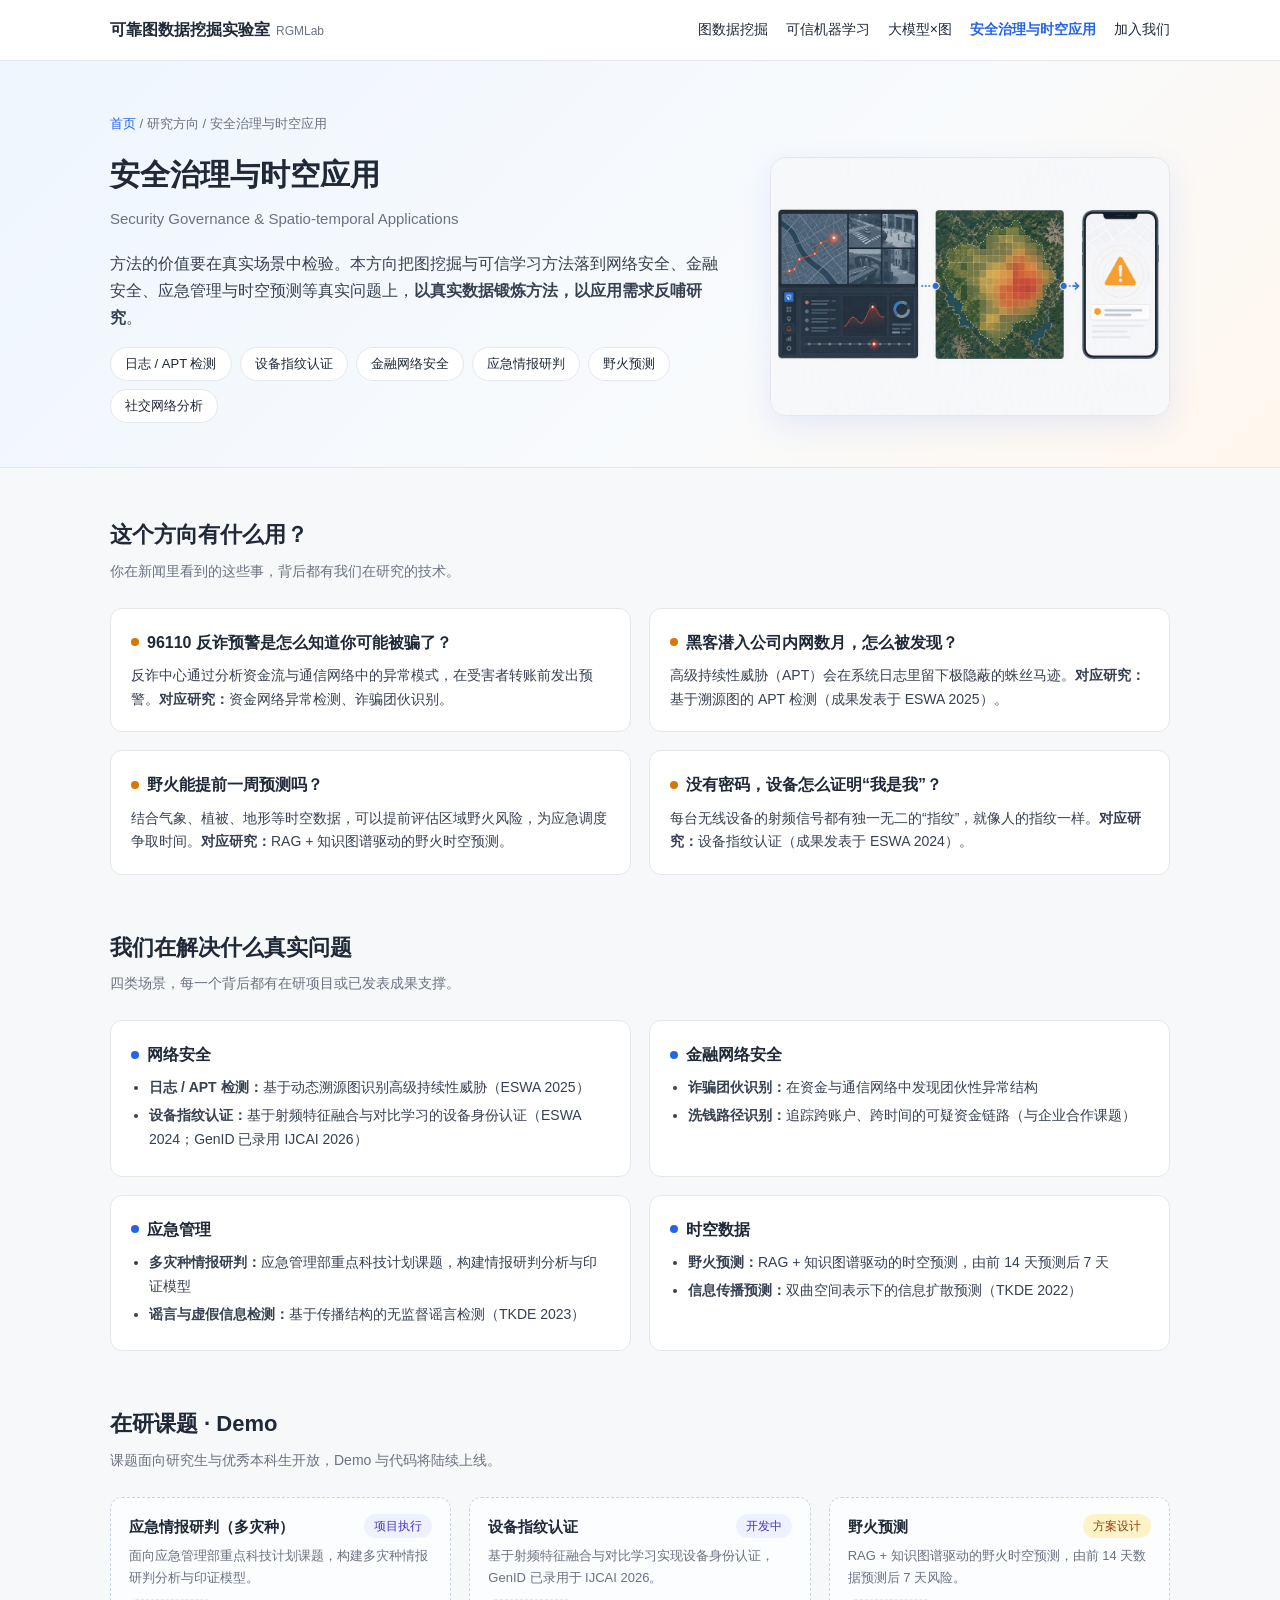
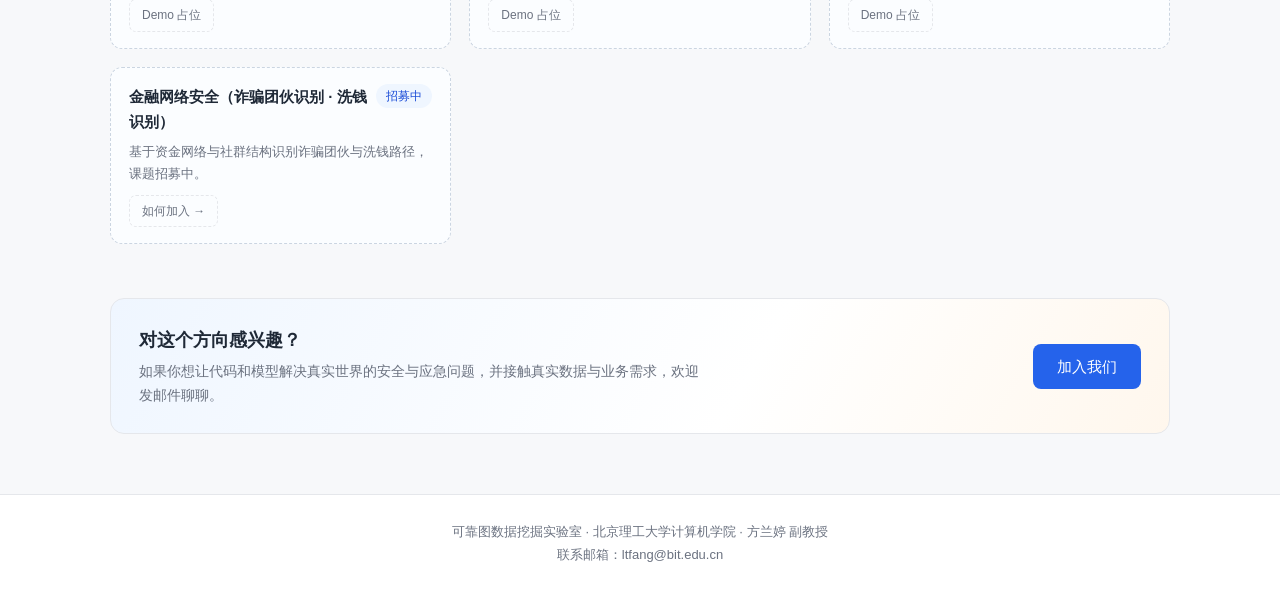
<file: research-apps.html>
<!DOCTYPE html>
<html lang="zh-CN">
<head>
<meta charset="UTF-8">
<meta name="viewport" content="width=device-width, initial-scale=1.0">
<title>安全治理与时空应用 · 可靠图数据挖掘实验室</title>
<link rel="stylesheet" href="lab-style.css">
</head>
<body>

<header class="nav">
  <div class="nav-inner">
    <a class="brand" href="index.html">可靠图数据挖掘实验室<small>RGMLab</small></a>
    <nav class="links">
      <a href="research-graph.html">图数据挖掘</a>
      <a href="research-trustworthy.html">可信机器学习</a>
      <a href="research-llm.html">大模型×图</a>
      <a href="research-apps.html" class="active">安全治理与时空应用</a>
      <a href="index.html#recruit">加入我们</a>
    </nav>
  </div>
</header>

<div class="page-head">
  <div class="page-head-inner">
    <div class="crumb"><a href="index.html">首页</a> / 研究方向 / 安全治理与时空应用</div>
    <div class="head-flex">
      <div class="head-text">
        <h1>安全治理与时空应用</h1>
        <div class="en">Security Governance &amp; Spatio-temporal Applications</div>
        <p class="lead">方法的价值要在真实场景中检验。本方向把图挖掘与可信学习方法落到网络安全、金融安全、应急管理与时空预测等真实问题上，<b>以真实数据锻炼方法，以应用需求反哺研究</b>。</p>
        <div class="tags">
          <span class="tag">日志 / APT 检测</span>
          <span class="tag">设备指纹认证</span>
          <span class="tag">金融网络安全</span>
          <span class="tag">应急情报研判</span>
          <span class="tag">野火预测</span>
          <span class="tag">社交网络分析</span>
        </div>
      </div>
      <div class="head-visual">
        <img src="images/security-apps.jpg" alt="安全治理与时空应用：从网络安全到时空预测">
      </div>
    </div>
  </div>
</div>

<main>

  <!-- 生活场景引入 -->
  <section class="block">
    <h2 class="title">这个方向有什么用？</h2>
    <p class="subtitle">你在新闻里看到的这些事，背后都有我们在研究的技术。</p>
    <div class="grid cols-2">
      <div class="card">
        <h3><span class="dot" style="background:var(--gold)"></span>96110 反诈预警是怎么知道你可能被骗了？</h3>
        <p>反诈中心通过分析资金流与通信网络中的异常模式，在受害者转账前发出预警。<b>对应研究：</b>资金网络异常检测、诈骗团伙识别。</p>
      </div>
      <div class="card">
        <h3><span class="dot" style="background:var(--gold)"></span>黑客潜入公司内网数月，怎么被发现？</h3>
        <p>高级持续性威胁（APT）会在系统日志里留下极隐蔽的蛛丝马迹。<b>对应研究：</b>基于溯源图的 APT 检测（成果发表于 ESWA 2025）。</p>
      </div>
      <div class="card">
        <h3><span class="dot" style="background:var(--gold)"></span>野火能提前一周预测吗？</h3>
        <p>结合气象、植被、地形等时空数据，可以提前评估区域野火风险，为应急调度争取时间。<b>对应研究：</b>RAG + 知识图谱驱动的野火时空预测。</p>
      </div>
      <div class="card">
        <h3><span class="dot" style="background:var(--gold)"></span>没有密码，设备怎么证明“我是我”？</h3>
        <p>每台无线设备的射频信号都有独一无二的“指纹”，就像人的指纹一样。<b>对应研究：</b>设备指纹认证（成果发表于 ESWA 2024）。</p>
      </div>
    </div>
  </section>

  <!-- 应用场景 -->
  <section class="block">
    <h2 class="title">我们在解决什么真实问题</h2>
    <p class="subtitle">四类场景，每一个背后都有在研项目或已发表成果支撑。</p>
    <div class="grid cols-2">
      <div class="card">
        <h3><span class="dot"></span>网络安全</h3>
        <ul>
          <li><b>日志 / APT 检测：</b>基于动态溯源图识别高级持续性威胁（ESWA 2025）</li>
          <li><b>设备指纹认证：</b>基于射频特征融合与对比学习的设备身份认证（ESWA 2024；GenID 已录用 IJCAI 2026）</li>
        </ul>
      </div>
      <div class="card">
        <h3><span class="dot"></span>金融网络安全</h3>
        <ul>
          <li><b>诈骗团伙识别：</b>在资金与通信网络中发现团伙性异常结构</li>
          <li><b>洗钱路径识别：</b>追踪跨账户、跨时间的可疑资金链路（与企业合作课题）</li>
        </ul>
      </div>
      <div class="card">
        <h3><span class="dot"></span>应急管理</h3>
        <ul>
          <li><b>多灾种情报研判：</b>应急管理部重点科技计划课题，构建情报研判分析与印证模型</li>
          <li><b>谣言与虚假信息检测：</b>基于传播结构的无监督谣言检测（TKDE 2023）</li>
        </ul>
      </div>
      <div class="card">
        <h3><span class="dot"></span>时空数据</h3>
        <ul>
          <li><b>野火预测：</b>RAG + 知识图谱驱动的时空预测，由前 14 天预测后 7 天</li>
          <li><b>信息传播预测：</b>双曲空间表示下的信息扩散预测（TKDE 2022）</li>
        </ul>
      </div>
    </div>
  </section>

  <!-- 课题概览 -->
  <section class="block">
    <h2 class="title">在研课题 · Demo</h2>
    <p class="subtitle">课题面向研究生与优秀本科生开放，Demo 与代码将陆续上线。</p>
    <div class="grid cols-3">
      <div class="slot">
        <div class="slot-top">
          <h3>应急情报研判（多灾种）</h3>
          <span class="badge dev">项目执行</span>
        </div>
        <p class="desc">面向应急管理部重点科技计划课题，构建多灾种情报研判分析与印证模型。</p>
        <div class="actions"><a href="#">Demo 占位</a></div>
      </div>
      <div class="slot">
        <div class="slot-top">
          <h3>设备指纹认证</h3>
          <span class="badge dev">开发中</span>
        </div>
        <p class="desc">基于射频特征融合与对比学习实现设备身份认证，GenID 已录用于 IJCAI 2026。</p>
        <div class="actions"><a href="#">Demo 占位</a></div>
      </div>
      <div class="slot">
        <div class="slot-top">
          <h3>野火预测</h3>
          <span class="badge plan">方案设计</span>
        </div>
        <p class="desc">RAG + 知识图谱驱动的野火时空预测，由前 14 天数据预测后 7 天风险。</p>
        <div class="actions"><a href="#">Demo 占位</a></div>
      </div>
      <div class="slot">
        <div class="slot-top">
          <h3>金融网络安全（诈骗团伙识别 · 洗钱识别）</h3>
          <span class="badge hire">招募中</span>
        </div>
        <p class="desc">基于资金网络与社群结构识别诈骗团伙与洗钱路径，课题招募中。</p>
        <div class="actions"><a href="index.html#recruit">如何加入 →</a></div>
      </div>
    </div>
  </section>

  <!-- 招生引导 -->
  <div class="join-banner">
    <div>
      <div class="jb-title">对这个方向感兴趣？</div>
      <div class="jb-sub">如果你想让代码和模型解决真实世界的安全与应急问题，并接触真实数据与业务需求，欢迎发邮件聊聊。</div>
    </div>
    <a class="btn primary" href="index.html#recruit">加入我们</a>
  </div>

</main>

<footer>
  可靠图数据挖掘实验室 · 北京理工大学计算机学院 · 方兰婷 副教授<br>
  联系邮箱：ltfang@bit.edu.cn
</footer>

</body>
</html>
</file>
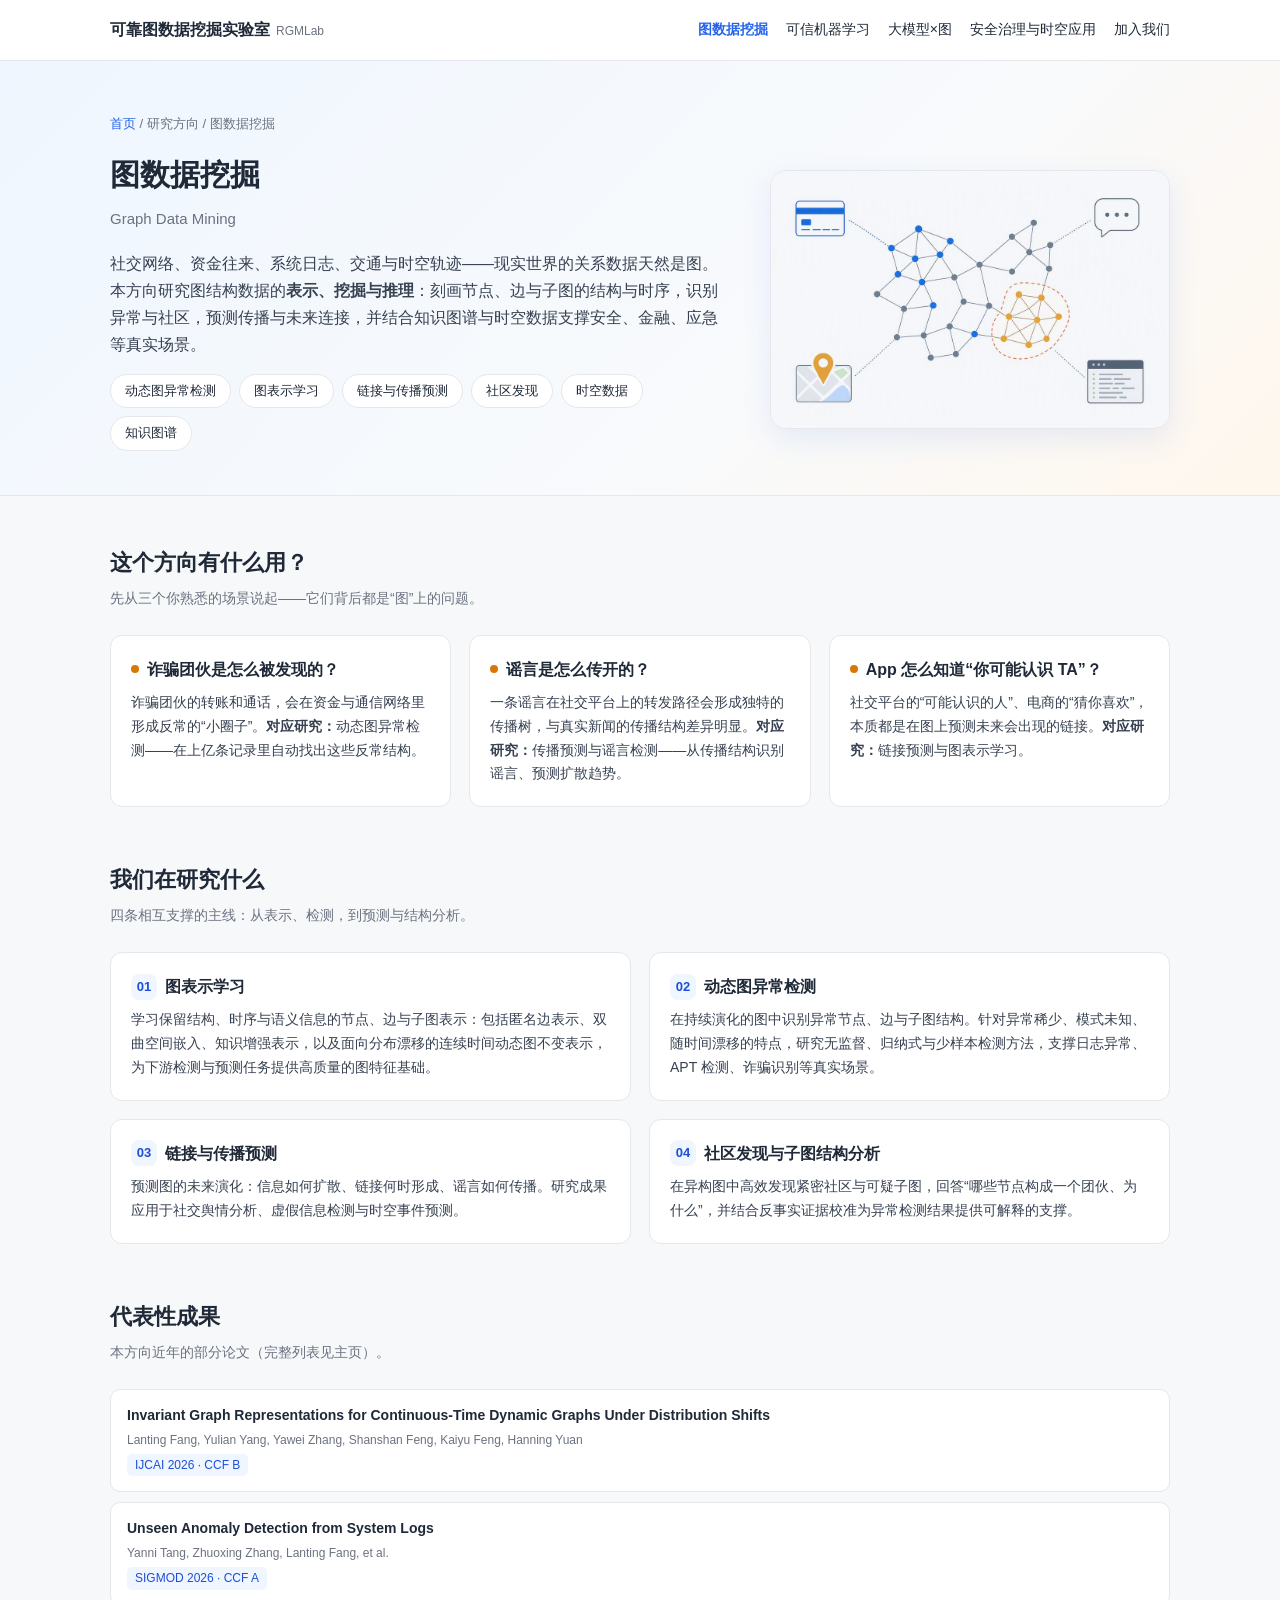
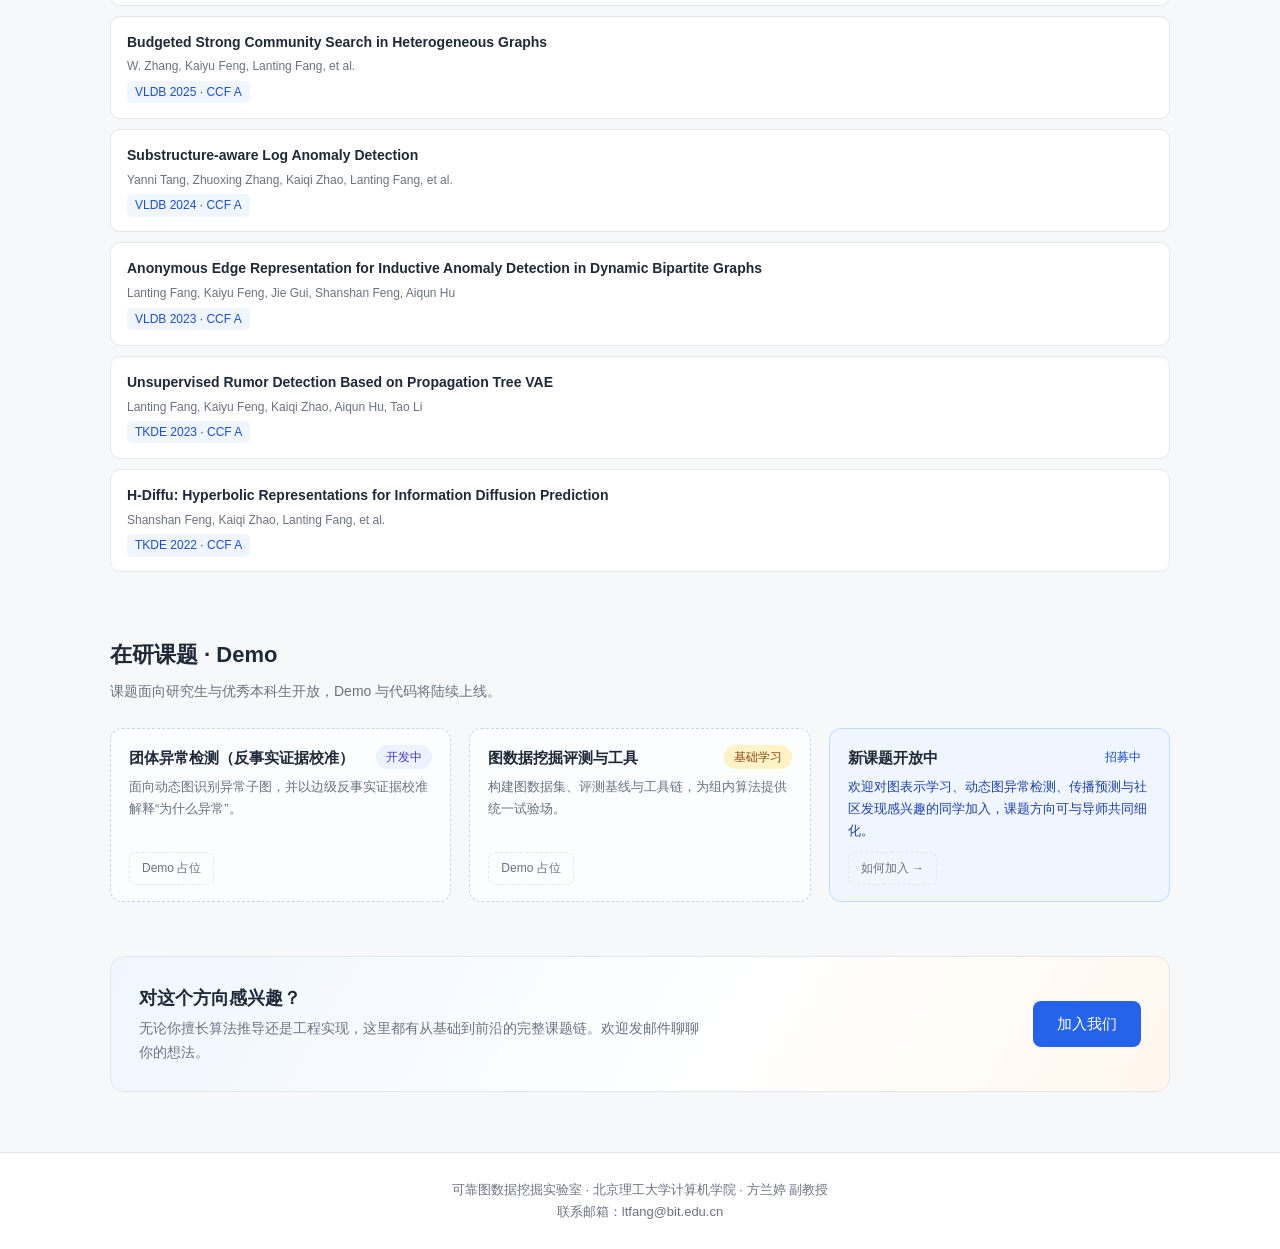
<file: research-graph.html>
<!DOCTYPE html>
<html lang="zh-CN">
<head>
<meta charset="UTF-8">
<meta name="viewport" content="width=device-width, initial-scale=1.0">
<title>图数据挖掘 · 可靠图数据挖掘实验室</title>
<link rel="stylesheet" href="lab-style.css">
</head>
<body>

<header class="nav">
  <div class="nav-inner">
    <a class="brand" href="index.html">可靠图数据挖掘实验室<small>RGMLab</small></a>
    <nav class="links">
      <a href="research-graph.html" class="active">图数据挖掘</a>
      <a href="research-trustworthy.html">可信机器学习</a>
      <a href="research-llm.html">大模型×图</a>
      <a href="research-apps.html">安全治理与时空应用</a>
      <a href="index.html#recruit">加入我们</a>
    </nav>
  </div>
</header>

<div class="page-head">
  <div class="page-head-inner">
    <div class="crumb"><a href="index.html">首页</a> / 研究方向 / 图数据挖掘</div>
    <div class="head-flex">
      <div class="head-text">
        <h1>图数据挖掘</h1>
        <div class="en">Graph Data Mining</div>
        <p class="lead">社交网络、资金往来、系统日志、交通与时空轨迹——现实世界的关系数据天然是图。本方向研究图结构数据的<b>表示、挖掘与推理</b>：刻画节点、边与子图的结构与时序，识别异常与社区，预测传播与未来连接，并结合知识图谱与时空数据支撑安全、金融、应急等真实场景。</p>
        <div class="tags">
          <span class="tag">动态图异常检测</span>
          <span class="tag">图表示学习</span>
          <span class="tag">链接与传播预测</span>
          <span class="tag">社区发现</span>
          <span class="tag">时空数据</span>
          <span class="tag">知识图谱</span>
        </div>
      </div>
      <div class="head-visual">
        <img src="images/graph-mining.jpg" alt="图数据挖掘：图表示、异常检测与传播预测">
      </div>
    </div>
  </div>
</div>

<main>

  <!-- 生活场景引入 -->
  <section class="block">
    <h2 class="title">这个方向有什么用？</h2>
    <p class="subtitle">先从三个你熟悉的场景说起——它们背后都是“图”上的问题。</p>
    <div class="grid cols-3">
      <div class="card">
        <h3><span class="dot" style="background:var(--gold)"></span>诈骗团伙是怎么被发现的？</h3>
        <p>诈骗团伙的转账和通话，会在资金与通信网络里形成反常的“小圈子”。<b>对应研究：</b>动态图异常检测——在上亿条记录里自动找出这些反常结构。</p>
      </div>
      <div class="card">
        <h3><span class="dot" style="background:var(--gold)"></span>谣言是怎么传开的？</h3>
        <p>一条谣言在社交平台上的转发路径会形成独特的传播树，与真实新闻的传播结构差异明显。<b>对应研究：</b>传播预测与谣言检测——从传播结构识别谣言、预测扩散趋势。</p>
      </div>
      <div class="card">
        <h3><span class="dot" style="background:var(--gold)"></span>App 怎么知道“你可能认识 TA”？</h3>
        <p>社交平台的“可能认识的人”、电商的“猜你喜欢”，本质都是在图上预测未来会出现的链接。<b>对应研究：</b>链接预测与图表示学习。</p>
      </div>
    </div>
  </section>

  <!-- 研究内容 -->
  <section class="block">
    <h2 class="title">我们在研究什么</h2>
    <p class="subtitle">四条相互支撑的主线：从表示、检测，到预测与结构分析。</p>
    <div class="grid cols-2">
      <div class="card">
        <h3><span class="qno">01</span>图表示学习</h3>
        <p>学习保留结构、时序与语义信息的节点、边与子图表示：包括匿名边表示、双曲空间嵌入、知识增强表示，以及面向分布漂移的连续时间动态图不变表示，为下游检测与预测任务提供高质量的图特征基础。</p>
      </div>
      <div class="card">
        <h3><span class="qno">02</span>动态图异常检测</h3>
        <p>在持续演化的图中识别异常节点、边与子图结构。针对异常稀少、模式未知、随时间漂移的特点，研究无监督、归纳式与少样本检测方法，支撑日志异常、APT 检测、诈骗识别等真实场景。</p>
      </div>
      <div class="card">
        <h3><span class="qno">03</span>链接与传播预测</h3>
        <p>预测图的未来演化：信息如何扩散、链接何时形成、谣言如何传播。研究成果应用于社交舆情分析、虚假信息检测与时空事件预测。</p>
      </div>
      <div class="card">
        <h3><span class="qno">04</span>社区发现与子图结构分析</h3>
        <p>在异构图中高效发现紧密社区与可疑子图，回答“哪些节点构成一个团伙、为什么”，并结合反事实证据校准为异常检测结果提供可解释的支撑。</p>
      </div>
    </div>
  </section>

  <!-- 代表性成果 -->
  <section class="block">
    <h2 class="title">代表性成果</h2>
    <p class="subtitle">本方向近年的部分论文（完整列表见主页）。</p>
    <div class="paper">
      <div class="pt">Invariant Graph Representations for Continuous-Time Dynamic Graphs Under Distribution Shifts</div>
      <div class="pa">Lanting Fang, Yulian Yang, Yawei Zhang, Shanshan Feng, Kaiyu Feng, Hanning Yuan</div>
      <div class="pv"><span class="venue">IJCAI 2026 · CCF B</span></div>
    </div>
    <div class="paper">
      <div class="pt">Unseen Anomaly Detection from System Logs</div>
      <div class="pa">Yanni Tang, Zhuoxing Zhang, Lanting Fang, et al.</div>
      <div class="pv"><span class="venue">SIGMOD 2026 · CCF A</span></div>
    </div>
    <div class="paper">
      <div class="pt">Budgeted Strong Community Search in Heterogeneous Graphs</div>
      <div class="pa">W. Zhang, Kaiyu Feng, Lanting Fang, et al.</div>
      <div class="pv"><span class="venue">VLDB 2025 · CCF A</span></div>
    </div>
    <div class="paper">
      <div class="pt">Substructure-aware Log Anomaly Detection</div>
      <div class="pa">Yanni Tang, Zhuoxing Zhang, Kaiqi Zhao, Lanting Fang, et al.</div>
      <div class="pv"><span class="venue">VLDB 2024 · CCF A</span></div>
    </div>
    <div class="paper">
      <div class="pt">Anonymous Edge Representation for Inductive Anomaly Detection in Dynamic Bipartite Graphs</div>
      <div class="pa">Lanting Fang, Kaiyu Feng, Jie Gui, Shanshan Feng, Aiqun Hu</div>
      <div class="pv"><span class="venue">VLDB 2023 · CCF A</span></div>
    </div>
    <div class="paper">
      <div class="pt">Unsupervised Rumor Detection Based on Propagation Tree VAE</div>
      <div class="pa">Lanting Fang, Kaiyu Feng, Kaiqi Zhao, Aiqun Hu, Tao Li</div>
      <div class="pv"><span class="venue">TKDE 2023 · CCF A</span></div>
    </div>
    <div class="paper">
      <div class="pt">H-Diffu: Hyperbolic Representations for Information Diffusion Prediction</div>
      <div class="pa">Shanshan Feng, Kaiqi Zhao, Lanting Fang, et al.</div>
      <div class="pv"><span class="venue">TKDE 2022 · CCF A</span></div>
    </div>
  </section>

  <!-- 课题概览 -->
  <section class="block">
    <h2 class="title">在研课题 · Demo</h2>
    <p class="subtitle">课题面向研究生与优秀本科生开放，Demo 与代码将陆续上线。</p>
    <div class="grid cols-3">
      <div class="slot">
        <div class="slot-top">
          <h3>团体异常检测（反事实证据校准）</h3>
          <span class="badge dev">开发中</span>
        </div>
        <p class="desc">面向动态图识别异常子图，并以边级反事实证据校准解释“为什么异常”。</p>
        <div class="actions"><a href="#">Demo 占位</a></div>
      </div>
      <div class="slot">
        <div class="slot-top">
          <h3>图数据挖掘评测与工具</h3>
          <span class="badge plan">基础学习</span>
        </div>
        <p class="desc">构建图数据集、评测基线与工具链，为组内算法提供统一试验场。</p>
        <div class="actions"><a href="#">Demo 占位</a></div>
      </div>
      <div class="slot recruit">
        <div class="slot-top">
          <h3>新课题开放中</h3>
          <span class="badge hire">招募中</span>
        </div>
        <p class="desc">欢迎对图表示学习、动态图异常检测、传播预测与社区发现感兴趣的同学加入，课题方向可与导师共同细化。</p>
        <div class="actions"><a href="index.html#recruit">如何加入 →</a></div>
      </div>
    </div>
  </section>

  <!-- 招生引导 -->
  <div class="join-banner">
    <div>
      <div class="jb-title">对这个方向感兴趣？</div>
      <div class="jb-sub">无论你擅长算法推导还是工程实现，这里都有从基础到前沿的完整课题链。欢迎发邮件聊聊你的想法。</div>
    </div>
    <a class="btn primary" href="index.html#recruit">加入我们</a>
  </div>

</main>

<footer>
  可靠图数据挖掘实验室 · 北京理工大学计算机学院 · 方兰婷 副教授<br>
  联系邮箱：ltfang@bit.edu.cn
</footer>

</body>
</html>
</file>
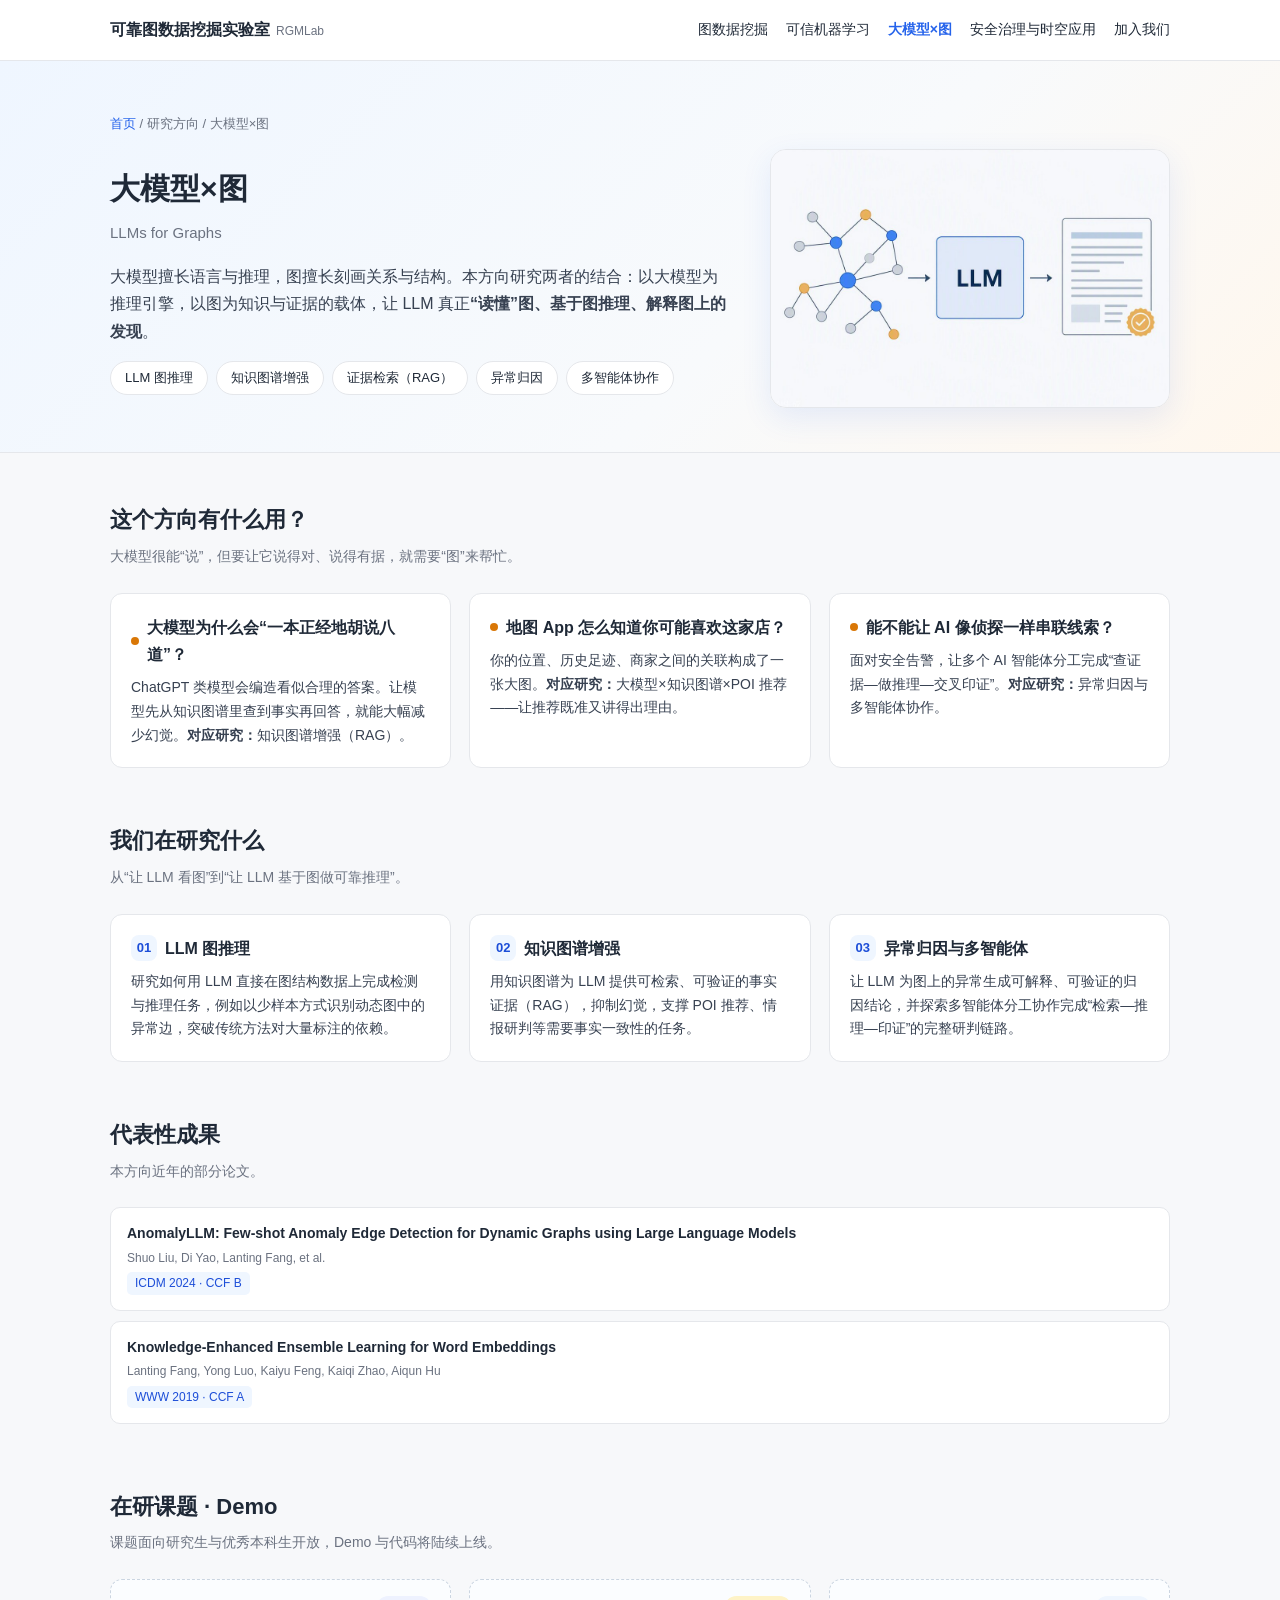
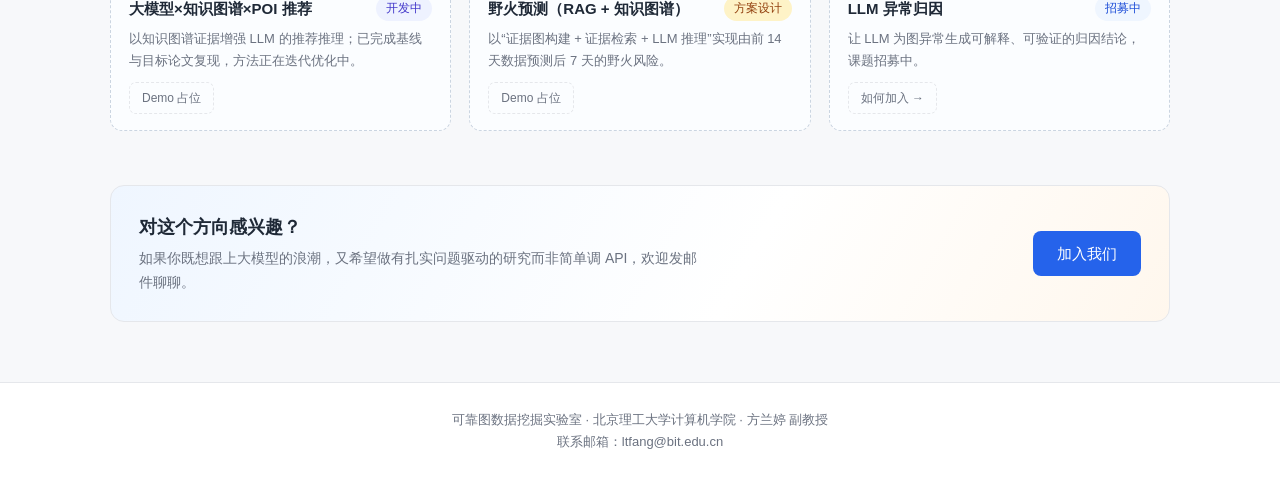
<file: research-llm.html>
<!DOCTYPE html>
<html lang="zh-CN">
<head>
<meta charset="UTF-8">
<meta name="viewport" content="width=device-width, initial-scale=1.0">
<title>大模型×图 · 可靠图数据挖掘实验室</title>
<link rel="stylesheet" href="lab-style.css">
</head>
<body>

<header class="nav">
  <div class="nav-inner">
    <a class="brand" href="index.html">可靠图数据挖掘实验室<small>RGMLab</small></a>
    <nav class="links">
      <a href="research-graph.html">图数据挖掘</a>
      <a href="research-trustworthy.html">可信机器学习</a>
      <a href="research-llm.html" class="active">大模型×图</a>
      <a href="research-apps.html">安全治理与时空应用</a>
      <a href="index.html#recruit">加入我们</a>
    </nav>
  </div>
</header>

<div class="page-head">
  <div class="page-head-inner">
    <div class="crumb"><a href="index.html">首页</a> / 研究方向 / 大模型×图</div>
    <div class="head-flex">
      <div class="head-text">
        <h1>大模型×图</h1>
        <div class="en">LLMs for Graphs</div>
        <p class="lead">大模型擅长语言与推理，图擅长刻画关系与结构。本方向研究两者的结合：以大模型为推理引擎，以图为知识与证据的载体，让 LLM 真正<b>“读懂”图、基于图推理、解释图上的发现</b>。</p>
        <div class="tags">
          <span class="tag">LLM 图推理</span>
          <span class="tag">知识图谱增强</span>
          <span class="tag">证据检索（RAG）</span>
          <span class="tag">异常归因</span>
          <span class="tag">多智能体协作</span>
        </div>
      </div>
      <div class="head-visual">
        <img src="images/llm-graph.jpg" alt="大模型与知识图谱结合的推理">
      </div>
    </div>
  </div>
</div>

<main>

  <!-- 生活场景引入 -->
  <section class="block">
    <h2 class="title">这个方向有什么用？</h2>
    <p class="subtitle">大模型很能“说”，但要让它说得对、说得有据，就需要“图”来帮忙。</p>
    <div class="grid cols-3">
      <div class="card">
        <h3><span class="dot" style="background:var(--gold)"></span>大模型为什么会“一本正经地胡说八道”？</h3>
        <p>ChatGPT 类模型会编造看似合理的答案。让模型先从知识图谱里查到事实再回答，就能大幅减少幻觉。<b>对应研究：</b>知识图谱增强（RAG）。</p>
      </div>
      <div class="card">
        <h3><span class="dot" style="background:var(--gold)"></span>地图 App 怎么知道你可能喜欢这家店？</h3>
        <p>你的位置、历史足迹、商家之间的关联构成了一张大图。<b>对应研究：</b>大模型×知识图谱×POI 推荐——让推荐既准又讲得出理由。</p>
      </div>
      <div class="card">
        <h3><span class="dot" style="background:var(--gold)"></span>能不能让 AI 像侦探一样串联线索？</h3>
        <p>面对安全告警，让多个 AI 智能体分工完成“查证据—做推理—交叉印证”。<b>对应研究：</b>异常归因与多智能体协作。</p>
      </div>
    </div>
  </section>

  <!-- 研究内容 -->
  <section class="block">
    <h2 class="title">我们在研究什么</h2>
    <p class="subtitle">从“让 LLM 看图”到“让 LLM 基于图做可靠推理”。</p>
    <div class="grid cols-3">
      <div class="card">
        <h3><span class="qno">01</span>LLM 图推理</h3>
        <p>研究如何用 LLM 直接在图结构数据上完成检测与推理任务，例如以少样本方式识别动态图中的异常边，突破传统方法对大量标注的依赖。</p>
      </div>
      <div class="card">
        <h3><span class="qno">02</span>知识图谱增强</h3>
        <p>用知识图谱为 LLM 提供可检索、可验证的事实证据（RAG），抑制幻觉，支撑 POI 推荐、情报研判等需要事实一致性的任务。</p>
      </div>
      <div class="card">
        <h3><span class="qno">03</span>异常归因与多智能体</h3>
        <p>让 LLM 为图上的异常生成可解释、可验证的归因结论，并探索多智能体分工协作完成“检索—推理—印证”的完整研判链路。</p>
      </div>
    </div>
  </section>

  <!-- 代表性成果 -->
  <section class="block">
    <h2 class="title">代表性成果</h2>
    <p class="subtitle">本方向近年的部分论文。</p>
    <div class="paper">
      <div class="pt">AnomalyLLM: Few-shot Anomaly Edge Detection for Dynamic Graphs using Large Language Models</div>
      <div class="pa">Shuo Liu, Di Yao, Lanting Fang, et al.</div>
      <div class="pv"><span class="venue">ICDM 2024 · CCF B</span></div>
    </div>
    <div class="paper">
      <div class="pt">Knowledge-Enhanced Ensemble Learning for Word Embeddings</div>
      <div class="pa">Lanting Fang, Yong Luo, Kaiyu Feng, Kaiqi Zhao, Aiqun Hu</div>
      <div class="pv"><span class="venue">WWW 2019 · CCF A</span></div>
    </div>
  </section>

  <!-- 课题概览 -->
  <section class="block">
    <h2 class="title">在研课题 · Demo</h2>
    <p class="subtitle">课题面向研究生与优秀本科生开放，Demo 与代码将陆续上线。</p>
    <div class="grid cols-3">
      <div class="slot">
        <div class="slot-top">
          <h3>大模型×知识图谱×POI 推荐</h3>
          <span class="badge dev">开发中</span>
        </div>
        <p class="desc">以知识图谱证据增强 LLM 的推荐推理；已完成基线与目标论文复现，方法正在迭代优化中。</p>
        <div class="actions"><a href="#">Demo 占位</a></div>
      </div>
      <div class="slot">
        <div class="slot-top">
          <h3>野火预测（RAG + 知识图谱）</h3>
          <span class="badge plan">方案设计</span>
        </div>
        <p class="desc">以“证据图构建 + 证据检索 + LLM 推理”实现由前 14 天数据预测后 7 天的野火风险。</p>
        <div class="actions"><a href="#">Demo 占位</a></div>
      </div>
      <div class="slot">
        <div class="slot-top">
          <h3>LLM 异常归因</h3>
          <span class="badge hire">招募中</span>
        </div>
        <p class="desc">让 LLM 为图异常生成可解释、可验证的归因结论，课题招募中。</p>
        <div class="actions"><a href="index.html#recruit">如何加入 →</a></div>
      </div>
    </div>
  </section>

  <!-- 招生引导 -->
  <div class="join-banner">
    <div>
      <div class="jb-title">对这个方向感兴趣？</div>
      <div class="jb-sub">如果你既想跟上大模型的浪潮，又希望做有扎实问题驱动的研究而非简单调 API，欢迎发邮件聊聊。</div>
    </div>
    <a class="btn primary" href="index.html#recruit">加入我们</a>
  </div>

</main>

<footer>
  可靠图数据挖掘实验室 · 北京理工大学计算机学院 · 方兰婷 副教授<br>
  联系邮箱：ltfang@bit.edu.cn
</footer>

</body>
</html>
</file>
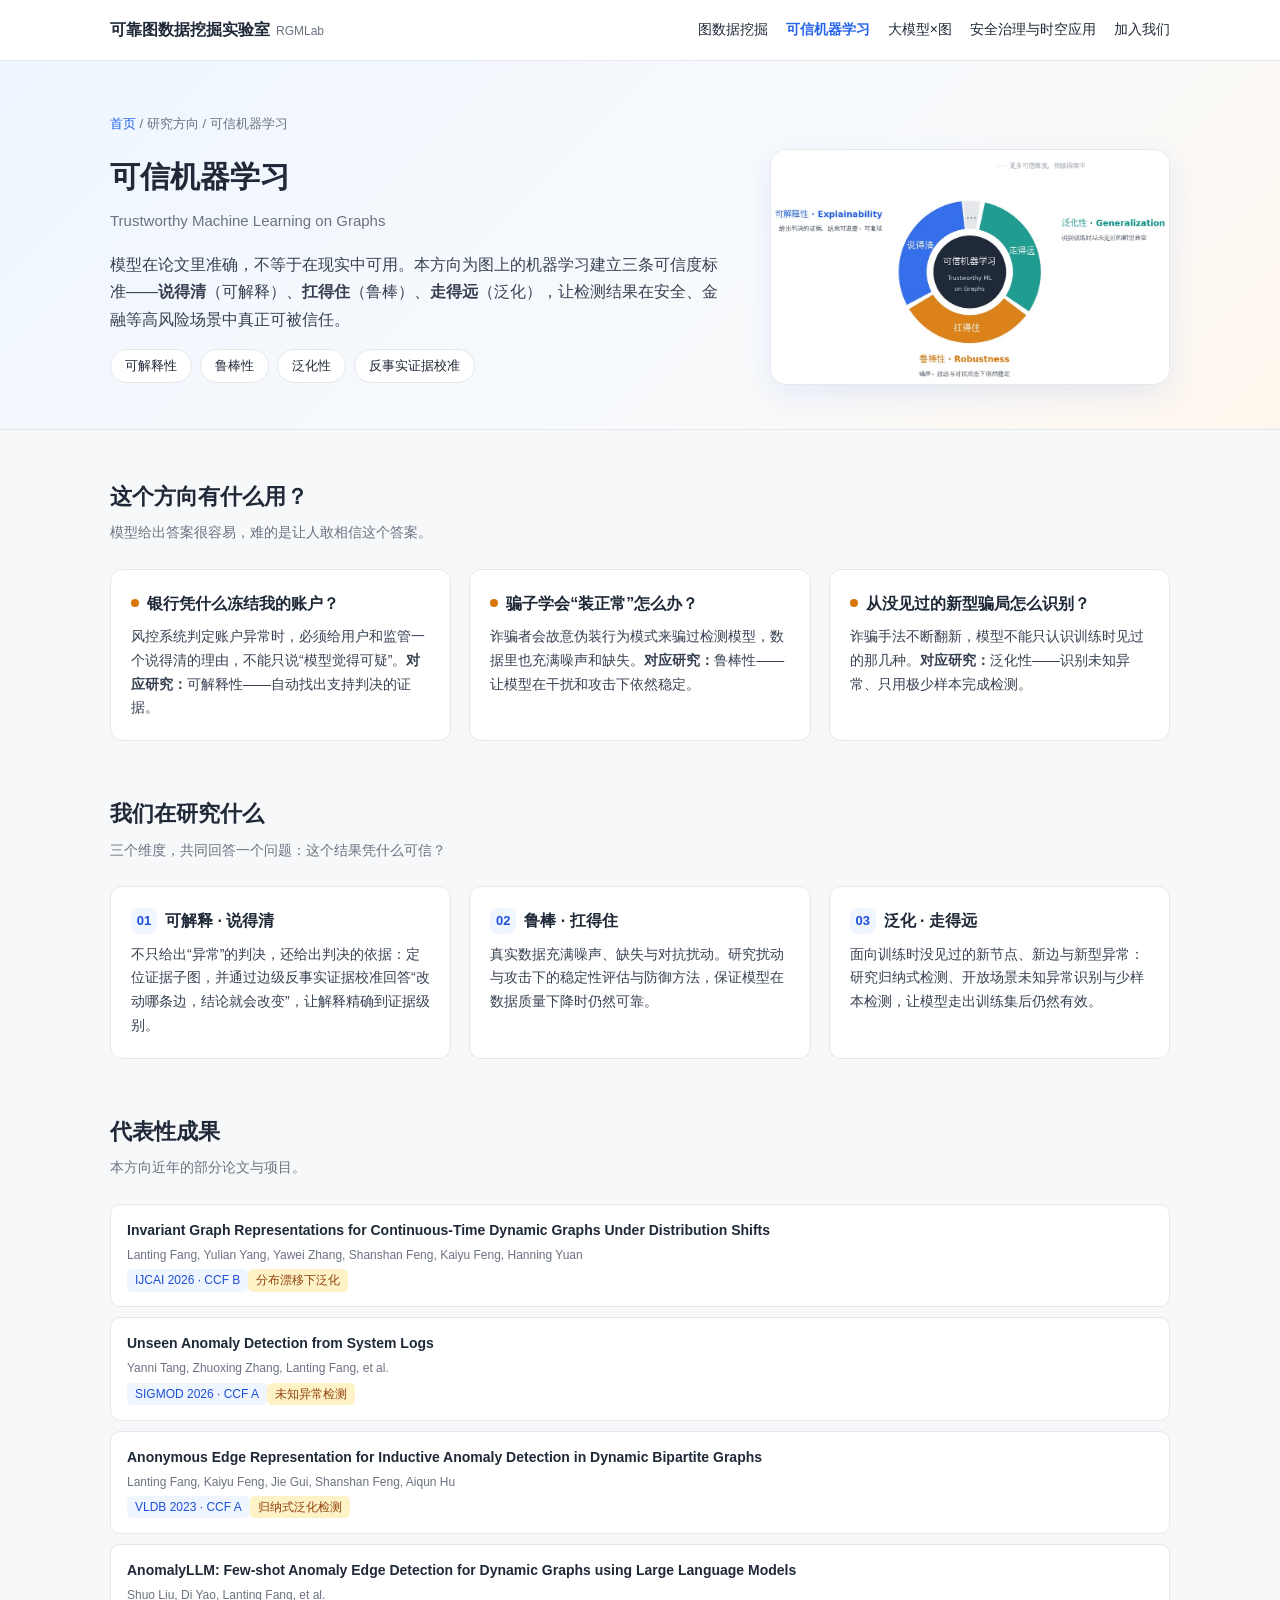
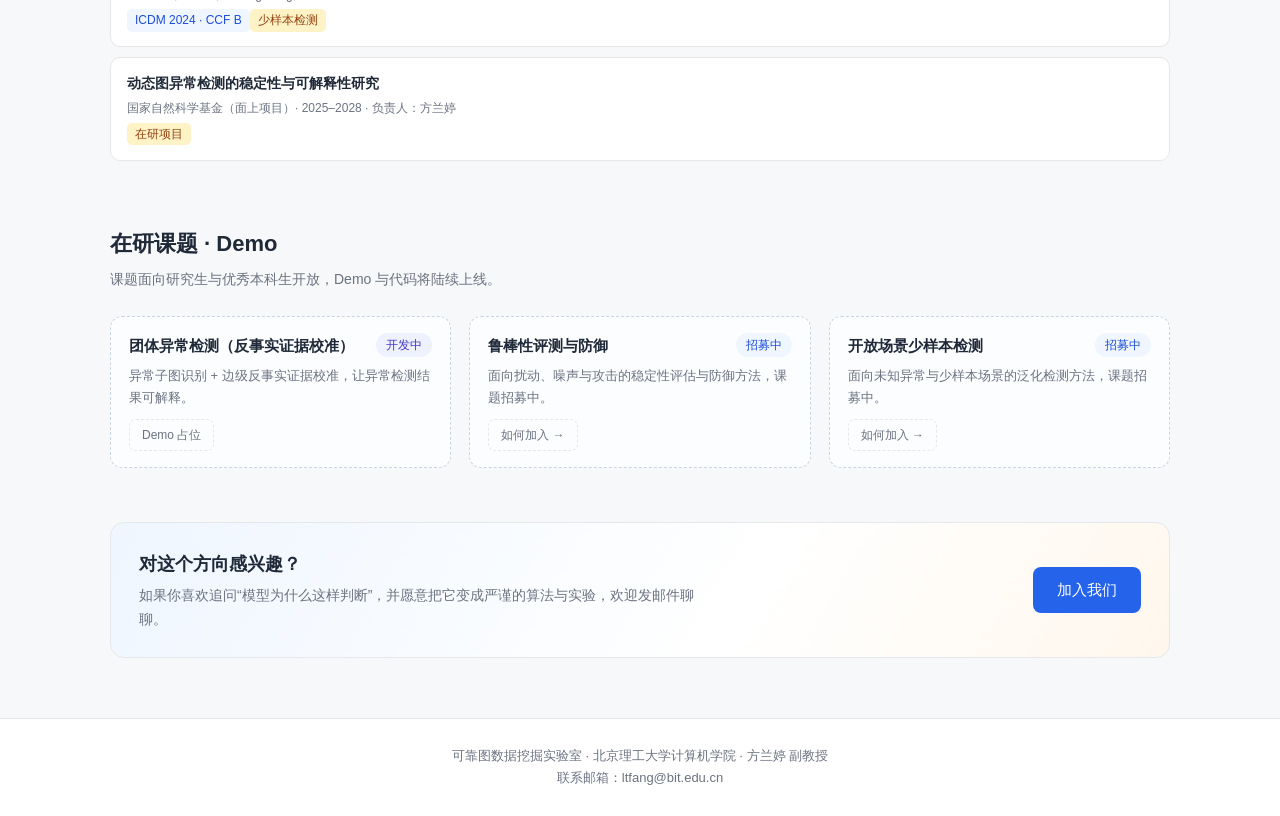
<file: research-trustworthy.html>
<!DOCTYPE html>
<html lang="zh-CN">
<head>
<meta charset="UTF-8">
<meta name="viewport" content="width=device-width, initial-scale=1.0">
<title>可信机器学习 · 可靠图数据挖掘实验室</title>
<link rel="stylesheet" href="lab-style.css">
</head>
<body>

<header class="nav">
  <div class="nav-inner">
    <a class="brand" href="index.html">可靠图数据挖掘实验室<small>RGMLab</small></a>
    <nav class="links">
      <a href="research-graph.html">图数据挖掘</a>
      <a href="research-trustworthy.html" class="active">可信机器学习</a>
      <a href="research-llm.html">大模型×图</a>
      <a href="research-apps.html">安全治理与时空应用</a>
      <a href="index.html#recruit">加入我们</a>
    </nav>
  </div>
</header>

<div class="page-head">
  <div class="page-head-inner">
    <div class="crumb"><a href="index.html">首页</a> / 研究方向 / 可信机器学习</div>
    <div class="head-flex">
      <div class="head-text">
        <h1>可信机器学习</h1>
        <div class="en">Trustworthy Machine Learning on Graphs</div>
        <p class="lead">模型在论文里准确，不等于在现实中可用。本方向为图上的机器学习建立三条可信度标准——<b>说得清</b>（可解释）、<b>扛得住</b>（鲁棒）、<b>走得远</b>（泛化），让检测结果在安全、金融等高风险场景中真正可被信任。</p>
        <div class="tags">
          <span class="tag">可解释性</span>
          <span class="tag">鲁棒性</span>
          <span class="tag">泛化性</span>
          <span class="tag">反事实证据校准</span>
        </div>
      </div>
      <div class="head-visual">
        <img src="images/trustworthy-ml.jpg" alt="可信机器学习：可解释、鲁棒、可泛化的图模型">
      </div>
    </div>
  </div>
</div>

<main>

  <!-- 生活场景引入 -->
  <section class="block">
    <h2 class="title">这个方向有什么用？</h2>
    <p class="subtitle">模型给出答案很容易，难的是让人敢相信这个答案。</p>
    <div class="grid cols-3">
      <div class="card">
        <h3><span class="dot" style="background:var(--gold)"></span>银行凭什么冻结我的账户？</h3>
        <p>风控系统判定账户异常时，必须给用户和监管一个说得清的理由，不能只说“模型觉得可疑”。<b>对应研究：</b>可解释性——自动找出支持判决的证据。</p>
      </div>
      <div class="card">
        <h3><span class="dot" style="background:var(--gold)"></span>骗子学会“装正常”怎么办？</h3>
        <p>诈骗者会故意伪装行为模式来骗过检测模型，数据里也充满噪声和缺失。<b>对应研究：</b>鲁棒性——让模型在干扰和攻击下依然稳定。</p>
      </div>
      <div class="card">
        <h3><span class="dot" style="background:var(--gold)"></span>从没见过的新型骗局怎么识别？</h3>
        <p>诈骗手法不断翻新，模型不能只认识训练时见过的那几种。<b>对应研究：</b>泛化性——识别未知异常、只用极少样本完成检测。</p>
      </div>
    </div>
  </section>

  <!-- 研究内容 -->
  <section class="block">
    <h2 class="title">我们在研究什么</h2>
    <p class="subtitle">三个维度，共同回答一个问题：这个结果凭什么可信？</p>
    <div class="grid cols-3">
      <div class="card">
        <h3><span class="qno">01</span>可解释 · 说得清</h3>
        <p>不只给出“异常”的判决，还给出判决的依据：定位证据子图，并通过边级反事实证据校准回答“改动哪条边，结论就会改变”，让解释精确到证据级别。</p>
      </div>
      <div class="card">
        <h3><span class="qno">02</span>鲁棒 · 扛得住</h3>
        <p>真实数据充满噪声、缺失与对抗扰动。研究扰动与攻击下的稳定性评估与防御方法，保证模型在数据质量下降时仍然可靠。</p>
      </div>
      <div class="card">
        <h3><span class="qno">03</span>泛化 · 走得远</h3>
        <p>面向训练时没见过的新节点、新边与新型异常：研究归纳式检测、开放场景未知异常识别与少样本检测，让模型走出训练集后仍然有效。</p>
      </div>
    </div>
  </section>

  <!-- 代表性成果 -->
  <section class="block">
    <h2 class="title">代表性成果</h2>
    <p class="subtitle">本方向近年的部分论文与项目。</p>
    <div class="paper">
      <div class="pt">Invariant Graph Representations for Continuous-Time Dynamic Graphs Under Distribution Shifts</div>
      <div class="pa">Lanting Fang, Yulian Yang, Yawei Zhang, Shanshan Feng, Kaiyu Feng, Hanning Yuan</div>
      <div class="pv"><span class="venue">IJCAI 2026 · CCF B</span><span class="venue b">分布漂移下泛化</span></div>
    </div>
    <div class="paper">
      <div class="pt">Unseen Anomaly Detection from System Logs</div>
      <div class="pa">Yanni Tang, Zhuoxing Zhang, Lanting Fang, et al.</div>
      <div class="pv"><span class="venue">SIGMOD 2026 · CCF A</span><span class="venue b">未知异常检测</span></div>
    </div>
    <div class="paper">
      <div class="pt">Anonymous Edge Representation for Inductive Anomaly Detection in Dynamic Bipartite Graphs</div>
      <div class="pa">Lanting Fang, Kaiyu Feng, Jie Gui, Shanshan Feng, Aiqun Hu</div>
      <div class="pv"><span class="venue">VLDB 2023 · CCF A</span><span class="venue b">归纳式泛化检测</span></div>
    </div>
    <div class="paper">
      <div class="pt">AnomalyLLM: Few-shot Anomaly Edge Detection for Dynamic Graphs using Large Language Models</div>
      <div class="pa">Shuo Liu, Di Yao, Lanting Fang, et al.</div>
      <div class="pv"><span class="venue">ICDM 2024 · CCF B</span><span class="venue b">少样本检测</span></div>
    </div>
    <div class="paper">
      <div class="pt">动态图异常检测的稳定性与可解释性研究</div>
      <div class="pa">国家自然科学基金（面上项目）· 2025–2028 · 负责人：方兰婷</div>
      <div class="pv"><span class="venue b">在研项目</span></div>
    </div>
  </section>

  <!-- 课题概览 -->
  <section class="block">
    <h2 class="title">在研课题 · Demo</h2>
    <p class="subtitle">课题面向研究生与优秀本科生开放，Demo 与代码将陆续上线。</p>
    <div class="grid cols-3">
      <div class="slot">
        <div class="slot-top">
          <h3>团体异常检测（反事实证据校准）</h3>
          <span class="badge dev">开发中</span>
        </div>
        <p class="desc">异常子图识别 + 边级反事实证据校准，让异常检测结果可解释。</p>
        <div class="actions"><a href="#">Demo 占位</a></div>
      </div>
      <div class="slot">
        <div class="slot-top">
          <h3>鲁棒性评测与防御</h3>
          <span class="badge hire">招募中</span>
        </div>
        <p class="desc">面向扰动、噪声与攻击的稳定性评估与防御方法，课题招募中。</p>
        <div class="actions"><a href="index.html#recruit">如何加入 →</a></div>
      </div>
      <div class="slot">
        <div class="slot-top">
          <h3>开放场景少样本检测</h3>
          <span class="badge hire">招募中</span>
        </div>
        <p class="desc">面向未知异常与少样本场景的泛化检测方法，课题招募中。</p>
        <div class="actions"><a href="index.html#recruit">如何加入 →</a></div>
      </div>
    </div>
  </section>

  <!-- 招生引导 -->
  <div class="join-banner">
    <div>
      <div class="jb-title">对这个方向感兴趣？</div>
      <div class="jb-sub">如果你喜欢追问“模型为什么这样判断”，并愿意把它变成严谨的算法与实验，欢迎发邮件聊聊。</div>
    </div>
    <a class="btn primary" href="index.html#recruit">加入我们</a>
  </div>

</main>

<footer>
  可靠图数据挖掘实验室 · 北京理工大学计算机学院 · 方兰婷 副教授<br>
  联系邮箱：ltfang@bit.edu.cn
</footer>

</body>
</html>
</file>
<file: lab-style.css>
/* ============================================================
   实验室主页统一样式（方向页共用）
   常用修改：
   · 主题色：修改下方 :root 里的 --accent / --accent-dark / --gold
   · 页面背景：--bg；卡片底色：--card；正文颜色：--ink
============================================================ */
:root {
  --bg: #f7f8fa;
  --card: #ffffff;
  --ink: #1f2937;
  --muted: #6b7280;
  --line: #e5e7eb;
  --accent: #2563eb;
  --accent-dark: #1d4ed8;
  --accent-soft: #eff6ff;
  --gold: #d97706;
}
* { margin: 0; padding: 0; box-sizing: border-box; }
html { scroll-behavior: smooth; }
body {
  font-family: -apple-system, BlinkMacSystemFont, "Segoe UI", "PingFang SC",
    "Hiragino Sans GB", "Microsoft YaHei", "Noto Sans SC", sans-serif;
  color: var(--ink);
  background: var(--bg);
  line-height: 1.7;
}
a { color: var(--accent); text-decoration: none; }
a:hover { text-decoration: underline; }

/* ---------- 导航 ---------- */
header.nav {
  position: sticky; top: 0; z-index: 50;
  background: rgba(255,255,255,.94);
  backdrop-filter: blur(8px);
  border-bottom: 1px solid var(--line);
}
.nav-inner {
  max-width: 1100px; margin: 0 auto; padding: 0 20px;
  display: flex; align-items: center; justify-content: space-between;
  height: 60px; gap: 12px;
}
.brand { font-weight: 700; font-size: 16px; color: var(--ink); white-space: nowrap; }
.brand small { font-weight: 400; color: var(--muted); margin-left: 6px; font-size: 12px; }
nav.links { display: flex; gap: 18px; align-items: center; flex-wrap: wrap; }
nav.links a { color: var(--ink); font-size: 14px; white-space: nowrap; }
nav.links a:hover { color: var(--accent); text-decoration: none; }
nav.links a.active { color: var(--accent); font-weight: 600; }

/* ---------- 页头 ---------- */
.page-head {
  background: linear-gradient(135deg, var(--accent-soft) 0%, #f8fafc 60%, #fff7ed 100%);
  border-bottom: 1px solid var(--line);
}
.page-head-inner { max-width: 1100px; margin: 0 auto; padding: 52px 20px 44px; }
.page-head .crumb { font-size: 13px; color: var(--muted); margin-bottom: 14px; }
.page-head h1 { font-size: 30px; font-weight: 800; }
.page-head .en { color: var(--muted); margin-top: 6px; font-size: 15px; }
.page-head .lead { margin-top: 18px; max-width: 640px; font-size: 16px; color: #374151; }
.page-head .tags { margin-top: 16px; display: flex; flex-wrap: wrap; gap: 8px; }
.tag {
  background: #fff; border: 1px solid var(--line); border-radius: 999px;
  padding: 5px 14px; font-size: 13px;
}
.head-flex { display: flex; gap: 40px; align-items: center; }
.head-flex .head-text { flex: 1.2; min-width: 0; }
.head-flex .head-visual { flex: 1; max-width: 400px; }
.head-visual img {
  width: 100%; height: auto; display: block;
  border-radius: 16px; border: 1px solid var(--line);
  box-shadow: 0 10px 30px rgba(37,99,235,.10);
}
.diff {
  margin-top: 16px; background: #fff; border: 1px solid var(--line);
  border-left: 3px solid var(--accent); border-radius: 8px;
  padding: 10px 14px; font-size: 13.5px; color: #374151;
}
.diff b { color: var(--ink); }

/* ---------- 主内容 ---------- */
main { max-width: 1100px; margin: 0 auto; padding: 0 20px 60px; }
section.block { padding: 48px 0 6px; }
h2.title { font-size: 22px; font-weight: 700; margin-bottom: 6px; }
p.subtitle { color: var(--muted); font-size: 14px; margin-bottom: 24px; }
.grid { display: grid; gap: 18px; }
.grid.cols-3 { grid-template-columns: repeat(3, 1fr); }
.grid.cols-2 { grid-template-columns: repeat(2, 1fr); }
.card {
  background: var(--card); border: 1px solid var(--line); border-radius: 12px;
  padding: 20px;
}
.card h3 { font-size: 16px; margin-bottom: 8px; display: flex; align-items: center; gap: 8px; }
.card h3 .dot { width: 8px; height: 8px; border-radius: 50%; background: var(--accent); display: inline-block; flex: 0 0 auto; }
.card p { font-size: 14px; color: #374151; }
.card ul { font-size: 14px; color: #374151; padding-left: 18px; }
.card li { margin: 4px 0; }

/* 编号研究问题卡片 */
.card .qno {
  display: inline-flex; align-items: center; justify-content: center;
  width: 26px; height: 26px; border-radius: 8px;
  background: var(--accent-soft); color: var(--accent-dark);
  font-size: 13px; font-weight: 700; flex: 0 0 auto;
}

/* 招生引导条 */
.join-banner {
  margin-top: 48px;
  background: linear-gradient(120deg, #eff6ff 0%, #ffffff 60%, #fff7ed 100%);
  border: 1px solid var(--line); border-radius: 14px;
  padding: 26px 28px;
  display: flex; align-items: center; justify-content: space-between; gap: 20px; flex-wrap: wrap;
}
.join-banner .jb-title { font-size: 18px; font-weight: 700; }
.join-banner .jb-sub { font-size: 14px; color: var(--muted); margin-top: 4px; max-width: 560px; }
.btn {
  display: inline-block; padding: 10px 24px; border-radius: 8px;
  font-size: 15px; transition: .15s;
}
.btn.primary { background: var(--accent); color: #fff; }
.btn.primary:hover { background: var(--accent-dark); text-decoration: none; }
.btn.ghost { border: 1px solid var(--line); background: #fff; color: var(--ink); }
.btn.ghost:hover { border-color: var(--accent); color: var(--accent); text-decoration: none; }

/* ---------- 课题卡片 ---------- */
.slot {
  border: 1.5px dashed #cbd5e1; border-radius: 12px; padding: 16px 18px;
  background: #fbfdff; min-height: 150px;
  display: flex; flex-direction: column;
}
.slot .slot-top { display: flex; justify-content: space-between; align-items: flex-start; gap: 8px; }
.slot h3 { font-size: 15px; }
.slot .who { font-size: 12px; color: var(--muted); margin-top: 4px; }
.slot .desc { font-size: 13px; color: var(--muted); margin-top: 6px; flex: 1; }
.slot .actions { margin-top: 10px; display: flex; gap: 8px; flex-wrap: wrap; }
.slot .actions a {
  font-size: 12px; border: 1px dashed var(--line); border-radius: 7px;
  padding: 5px 12px; color: var(--muted);
}
.slot .actions a:hover { border-color: var(--accent); color: var(--accent); text-decoration: none; }
.slot.recruit { border-style: solid; border-color: #bfdbfe; background: var(--accent-soft); }
.slot.recruit .desc { color: #1e40af; }
.badge { display: inline-block; font-size: 12px; border-radius: 999px; padding: 2px 10px; white-space: nowrap; }
.badge.fill { background: #f1f5f9; color: var(--muted); }
.badge.dev { background: #eef2ff; color: #4338ca; }
.badge.done { background: #ecfdf5; color: #047857; }
.badge.plan { background: #fef3c7; color: #92400e; }
.badge.hire { background: #eff6ff; color: #1d4ed8; }

/* ---------- 论文/项目 ---------- */
.paper {
  background: var(--card); border: 1px solid var(--line); border-radius: 10px;
  padding: 14px 16px; margin-bottom: 10px;
}
.paper .pt { font-size: 14px; font-weight: 600; }
.paper .pa { font-size: 12px; color: var(--muted); margin-top: 2px; }
.venue {
  display: inline-block; background: var(--accent-soft); color: var(--accent-dark);
  border-radius: 5px; padding: 1px 8px; font-size: 12px; margin-top: 4px;
}
.venue.b { background: #fef3c7; color: #92400e; }
table.list { width: 100%; border-collapse: collapse; background: var(--card); border-radius: 10px; overflow: hidden; }
table.list th, table.list td { text-align: left; padding: 11px 16px; font-size: 14px; border-bottom: 1px solid var(--line); }
table.list th { background: #f3f4f6; font-weight: 600; }
table.list tr:last-child td { border-bottom: none; }

/* ---------- 页脚 ---------- */
footer {
  border-top: 1px solid var(--line); background: #fff;
  padding: 26px 20px; text-align: center; color: var(--muted); font-size: 13px;
}

@media (max-width: 820px) {
  .grid.cols-3, .grid.cols-2 { grid-template-columns: 1fr; }
  .page-head h1 { font-size: 24px; }
  nav.links { gap: 10px; }
  .head-flex { flex-direction: column; }
  .head-flex .head-visual { max-width: 100%; }
  .join-banner { padding: 20px; }
}
</file>
<file: sass/researcher.min.css>
#content a,.nav-link{color:#dc3545;text-decoration:none}#content a *,.nav-link *{color:#dc3545}#content a:hover,.nav-link:hover{color:#dc3545;text-decoration:underline}#footer a,.navbar-brand{color:#222;text-decoration:none}#footer a *,.navbar-brand *{color:#222}#footer a:hover,.navbar-brand:hover{color:#222;text-decoration:underline}#content table td,#content table th{border:1px solid #ccc;padding:6px 12px;text-align:left}*{color:#222;font-family:Inconsolata;line-height:1.2}.container{max-width:750px}.navbar-brand{font-size:2rem}#content p{margin-bottom:.6rem}#content h1,#content h2,#content h3,#content h4,#content h5,#content h6{font-size:medium;font-weight:700;margin:1rem 0 .6rem}#content h1{font-size:1.8rem}#content h2{font-size:1.6rem}#content h3{font-size:1.4rem}#content h4{font-size:1.2rem}#content img{display:block;margin:1rem auto;max-width:100%}#content .avatar>img{border-radius:50%;float:right;margin:-8px 0 0 16px;height:90px;width:90px}#content ol{counter-reset:list;list-style:none;padding-left:2rem}#content ol>li{display:table-row}#content ol>li:before{content:"[" counter(list,decimal)"] ";counter-increment:list;display:table-cell;text-align:right;padding-right:.5em}#content .container>ol,#content .footnotes>ol{padding-left:0}#content ul{list-style:inside;padding-left:2rem}#content ul>li{list-style-position:outside;margin-left:1em}#content .container>ul,#content .footnotes>ul{padding-left:0}#content table{margin:1rem auto;width:100%}#content table th{font-weight:700}#content table tr:nth-child(2n){background-color:#f8f8f8}#content blockquote{border-left:4px solid;font-style:italic;margin:1rem 0;padding:8px}#content code{color:#222;background-color:#f8f8f8;border:1px solid #ccc;border-radius:10%;padding:0 4px}#content pre code{all:unset}#content .highlight{margin:1rem auto}#content .highlight>pre{padding:8px}
</file>
